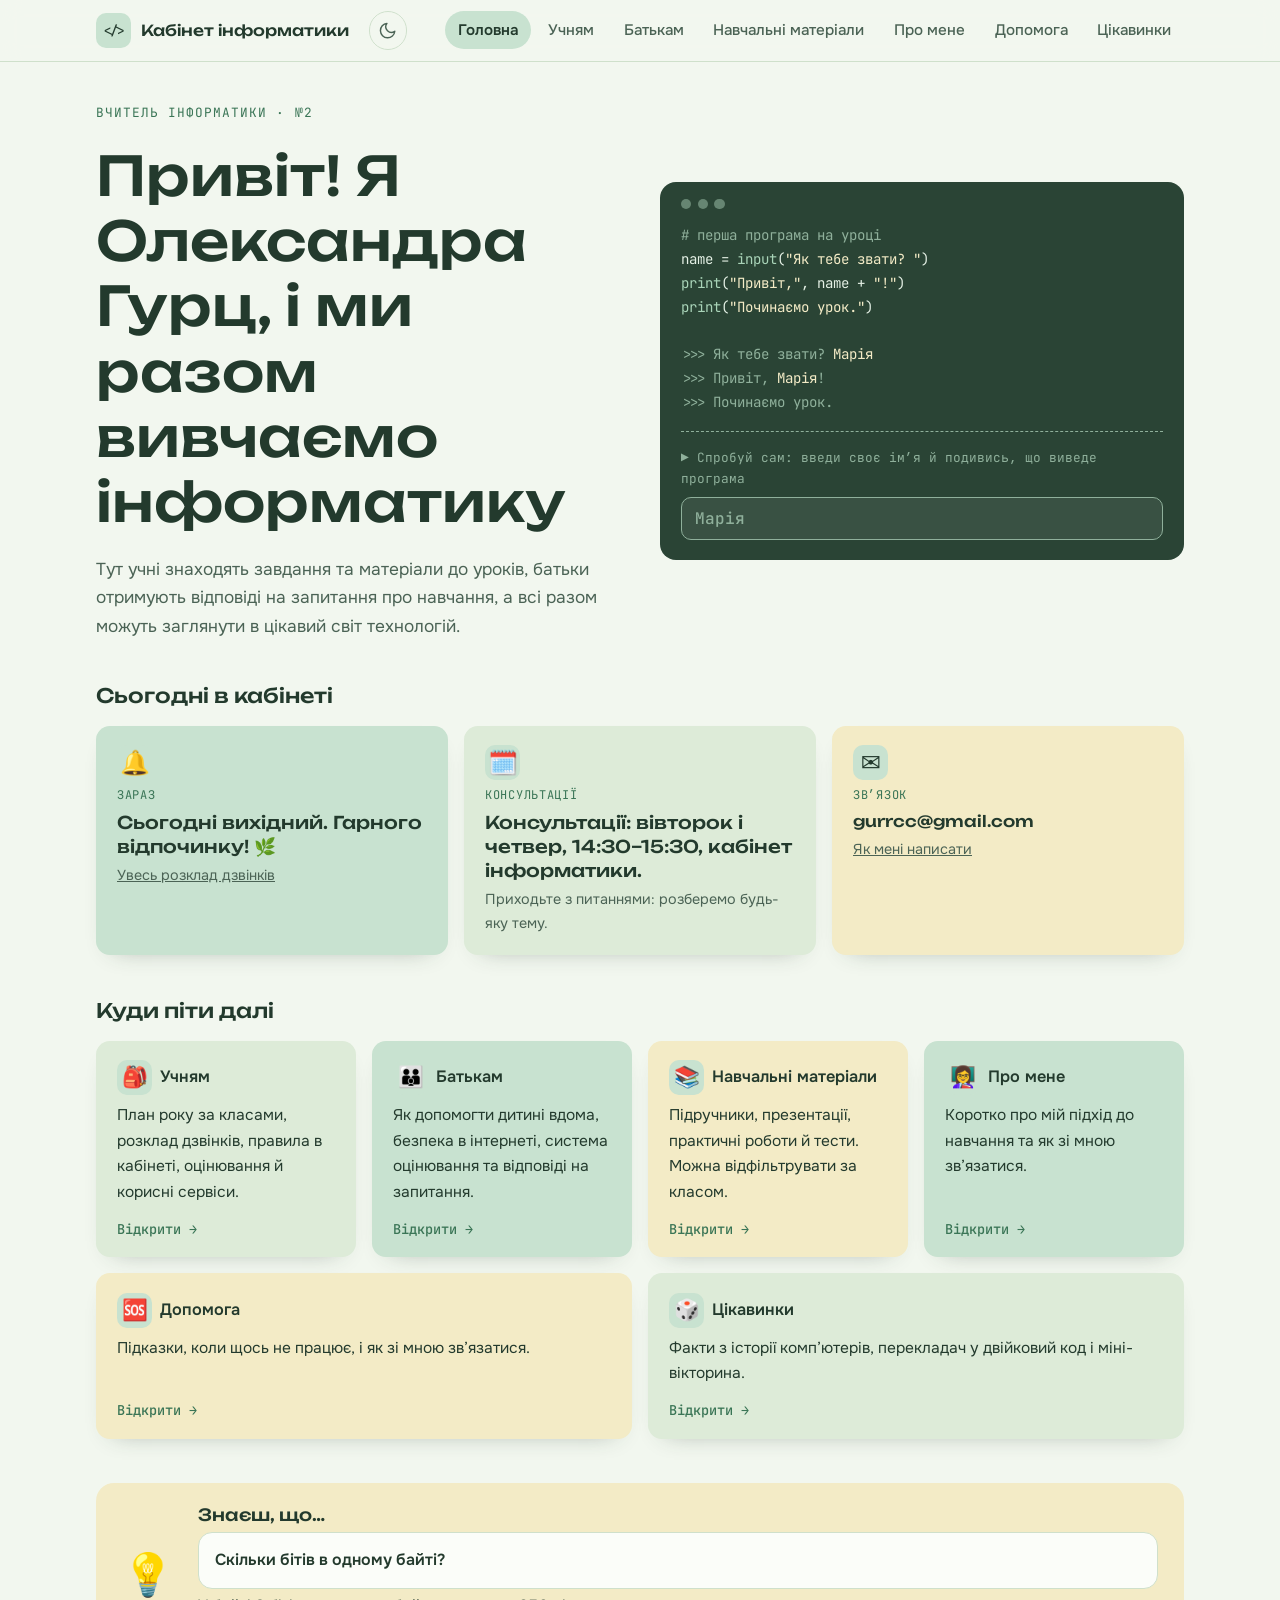
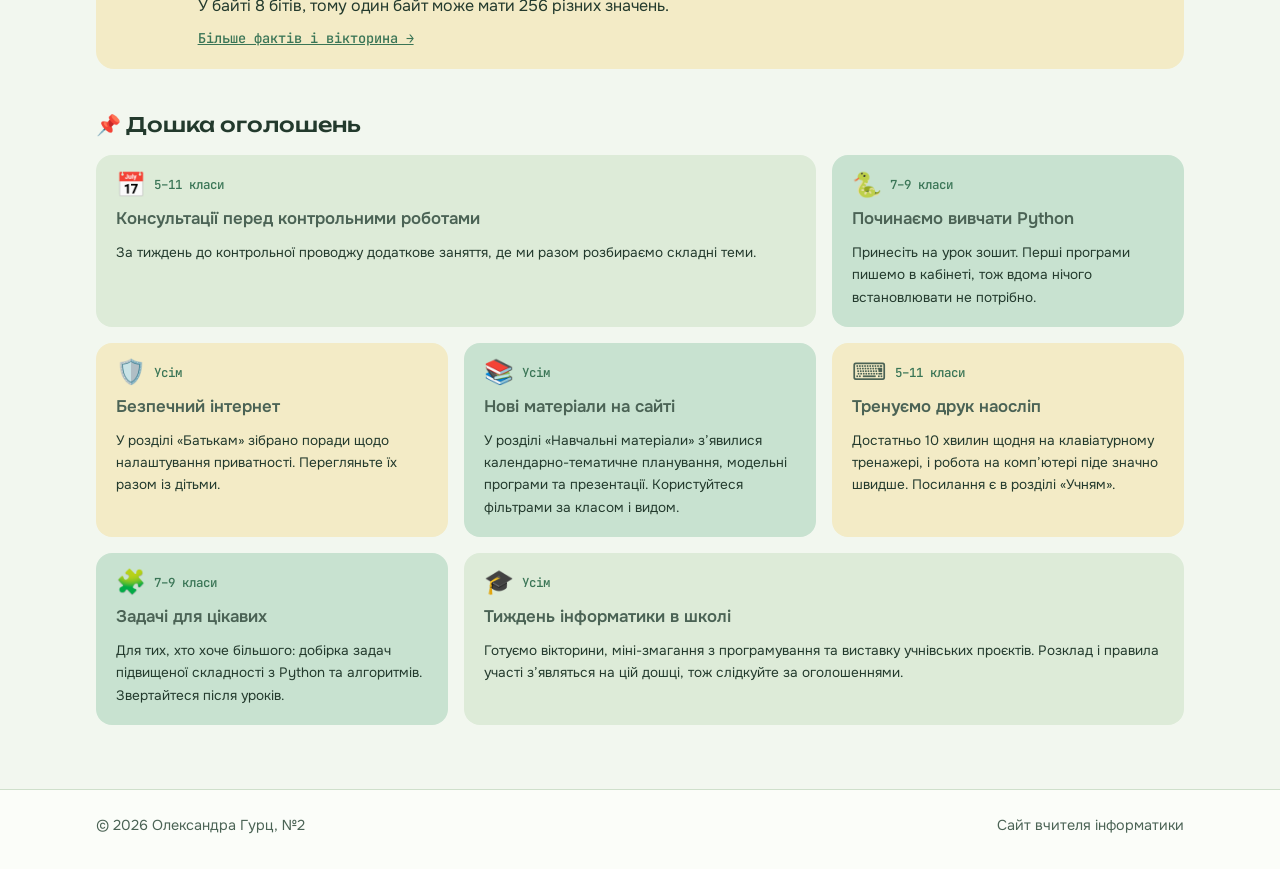
<file: index.html>
<!doctype html>
<html lang="uk">
<head>
  <meta charset="utf-8">
  <meta name="viewport" content="width=device-width, initial-scale=1">
  <title>Кабінет інформатики — Головна</title>
  <link rel="preconnect" href="https://fonts.googleapis.com">
  <link rel="preconnect" href="https://fonts.gstatic.com" crossorigin>
  <link rel="stylesheet" href="https://fonts.googleapis.com/css2?family=Unbounded:wght@500;600&family=Onest:wght@400;500;600&family=JetBrains+Mono:wght@400;500&display=swap">
  <link rel="stylesheet" href="style.css">
  <style>
    /* Стилі лише для головної сторінки; кольори беруться зі змінних теми сайту */
    .demo { display: flex; flex-direction: column; gap: 0.45rem; margin-top: 1rem; padding-top: 0.9rem; border-top: 1px dashed var(--code-dim); }
    .demo label { font-size: 0.8rem; color: var(--code-dim); }
    .code .inp { background: rgba(255, 255, 255, 0.07); color: var(--code-ink); border-color: var(--code-dim); }
    .code .inp::placeholder { color: var(--code-dim); }
    .code .hl { color: var(--code-str); }
    .info { display: grid; gap: 1rem; grid-template-columns: repeat(auto-fit, minmax(min(100%, 250px), 1fr)); }
    .info .card { gap: 0.35rem; }
    .info .ico { font-size: 1.5rem; line-height: 1; }
    .info .lab { font-family: var(--f-mono); font-size: 0.75rem; letter-spacing: 0.06em; text-transform: uppercase; color: var(--accent); }
    .info .big { font-family: var(--f-display); font-size: 1.1rem; font-weight: 500; line-height: 1.35; color: var(--ink); }
    .info .big b { color: var(--accent); }
    .info .small { font-size: 0.9rem; color: var(--ink-2); }
    .qgrid { display: grid; gap: 1rem; grid-template-columns: repeat(12, minmax(0, 1fr)); }
    .qgrid > .qlink { grid-column: span 3; }
    .qgrid > .qlink:nth-child(n+5) { grid-column: span 6; }
    @media (max-width: 960px) { .qgrid > .qlink, .qgrid > .qlink:nth-child(n+5) { grid-column: span 6; } }
    @media (max-width: 560px) { .qgrid > .qlink, .qgrid > .qlink:nth-child(n+5) { grid-column: span 12; } }
    .qlink h4 { display: flex; align-items: center; gap: 0.5rem; }
    .qlink .ico { font-size: 1.3rem; }
    .qlink .go { margin-top: auto; padding-top: 0.4rem; font: 500 0.85rem var(--f-mono); color: var(--accent); }
    .daily { display: grid; gap: 1.5rem; grid-template-columns: auto minmax(0, 1fr); align-items: center; padding: 1.4rem 1.6rem; border-radius: 18px; background: var(--butter); }
    .daily .bulb { font-size: 2.6rem; line-height: 1; }
    .daily h3 { font-size: 1.05rem; margin-bottom: 0.4rem; }
    .daily .q { font-weight: 600; margin-bottom: 0.25rem; }
    .daily .a { color: var(--ink); max-width: 68ch; }
    .daily .more { margin-top: 0.6rem; font: 500 0.85rem var(--f-mono); }
    @media (max-width: 520px) { .daily { grid-template-columns: 1fr; } }
    .board { display: grid; gap: 1rem; grid-template-columns: repeat(auto-fill, minmax(min(100%, 300px), 1fr)); }
    .note { position: relative; display: flex; flex-direction: column; gap: 0.55rem; padding: 1.1rem 1.25rem; border-radius: 16px; transition: transform 0.15s ease; }
    .note:hover { transform: translateY(-2px); }
    .note.pin { grid-column: span 2; box-shadow: inset 0 0 0 2px var(--accent); }
    .note.wide { grid-column: span 2; }
    .note-top { display: flex; flex-wrap: wrap; align-items: center; gap: 0.5rem; }
    .note-ico { font-size: 1.5rem; line-height: 1; }
    .note .tag { font: 500 0.78rem var(--f-mono); color: var(--accent); }
    .note .badge { margin-left: auto; font: 600 0.72rem var(--f-mono); background: var(--surface); color: var(--ink); border-radius: 999px; padding: 0.12rem 0.6rem; }
    .note .badge + .badge { margin-left: 0; }
    .note h4 { margin: 0; font-size: 1.05rem; font-weight: 600; }
    .note p { color: var(--ink); }
    .note-date { margin-top: auto; padding-top: 0.3rem; font: 500 0.8rem var(--f-mono); color: var(--ink-2); }
    @media (max-width: 700px) { .note.pin, .note.wide { grid-column: auto; } }
    @media (prefers-reduced-motion: reduce) { .note { transition: none; } .note:hover { transform: none; } }
  </style>
</head>
<body>
<header class="top">
  <div class="wrap bar">
    <a class="brand" href="index.html"><span class="mark" aria-hidden="true">&lt;/&gt;</span><span>Кабінет інформатики</span></a>
    <button class="theme" id="theme" type="button" aria-label="Змінити тему оформлення"></button>
    <nav class="tabs" id="tabs" aria-label="Розділи сайту">
      <a href="index.html" aria-current="page">Головна</a>
      <a href="students.html">Учням</a>
      <a href="parents.html">Батькам</a>
      <a href="materials.html">Навчальні матеріали</a>
      <a href="about.html">Про мене</a>
      <a href="help.html">Допомога</a>
      <a href="fun.html">Цікавинки</a>
    </nav>
  </div>
</header>

<main class="wrap">
  <section id="home" class="page" aria-labelledby="h-home">
    <div class="hero">
      <div class="stack">
        <span class="eyebrow">Вчитель інформатики · <span data-fill="school"></span></span>
        <h1 id="h-home">Привіт! Я <span data-fill="name"></span>, і ми разом вивчаємо інформатику</h1>
        <p class="lead">Тут учні знаходять завдання та матеріали до уроків, батьки отримують відповіді на запитання про навчання, а всі разом можуть заглянути в цікавий світ технологій.</p>
      </div>
      <div class="code" aria-label="Приклад програми мовою Python">
        <div class="dots" aria-hidden="true"><i></i><i></i><i></i></div>
        <pre><span class="dim"># перша програма на уроці</span>
name = <span class="kw">input</span>(<span class="str">"Як тебе звати? "</span>)
<span class="kw">print</span>(<span class="str">"Привіт,"</span>, name + <span class="str">"!"</span>)
<span class="kw">print</span>(<span class="str">"Починаємо урок."</span>)

<span class="dim">&gt;&gt;&gt; Як тебе звати? </span><span class="hl" id="demoShow">Марія</span>
<span class="dim">&gt;&gt;&gt; Привіт, </span><span class="hl" id="demoHi">Марія</span><span class="dim">!</span>
<span class="dim">&gt;&gt;&gt; Починаємо урок.</span></pre>
        <div class="demo">
          <label for="demoName">▶ Спробуй сам: введи своє ім’я й подивись, що виведе програма</label>
          <input class="inp" id="demoName" type="text" maxlength="20" placeholder="Марія" autocomplete="off">
        </div>
      </div>
    </div>

    <div class="block">
      <h3>Сьогодні в кабінеті</h3>
      <div class="info">
        <div class="card t-mint">
          <span class="ico" aria-hidden="true">🔔</span>
          <span class="lab">Зараз</span>
          <p class="big" id="homeBell" aria-live="polite">Завантаження…</p>
          <a class="small" href="students.html#bells">Увесь розклад дзвінків</a>
        </div>
        <div class="card t-sage">
          <span class="ico" aria-hidden="true">🗓️</span>
          <span class="lab">Консультації</span>
          <p class="big" data-fill="consult"></p>
          <span class="small">Приходьте з питаннями: розберемо будь-яку тему.</span>
        </div>
        <div class="card t-butter">
          <span class="ico" aria-hidden="true">✉️</span>
          <span class="lab">Зв’язок</span>
          <p class="big mono" style="font-size:0.98rem; overflow-wrap:anywhere" data-fill="email"></p>
          <a class="small" href="help.html">Як мені написати</a>
        </div>
      </div>
    </div>

    <div class="block">
      <h3>Куди піти далі</h3>
      <div class="grid qgrid">
        <a class="card qlink t-sage" href="students.html"><h4><span class="ico" aria-hidden="true">🎒</span>Учням</h4><p>План року за класами, розклад дзвінків, правила в кабінеті, оцінювання й корисні сервіси.</p><span class="go">Відкрити →</span></a>
        <a class="card qlink t-mint" href="parents.html"><h4><span class="ico" aria-hidden="true">👪</span>Батькам</h4><p>Як допомогти дитині вдома, безпека в інтернеті, система оцінювання та відповіді на запитання.</p><span class="go">Відкрити →</span></a>
        <a class="card qlink t-butter" href="materials.html"><h4><span class="ico" aria-hidden="true">📚</span>Навчальні матеріали</h4><p>Підручники, презентації, практичні роботи й тести. Можна відфільтрувати за класом.</p><span class="go">Відкрити →</span></a>
        <a class="card qlink t-mint" href="about.html"><h4><span class="ico" aria-hidden="true">👩‍🏫</span>Про мене</h4><p>Коротко про мій підхід до навчання та як зі мною зв’язатися.</p><span class="go">Відкрити →</span></a>
        <a class="card qlink t-butter" href="help.html"><h4><span class="ico" aria-hidden="true">🆘</span>Допомога</h4><p>Підказки, коли щось не працює, і як зі мною зв’язатися.</p><span class="go">Відкрити →</span></a>
        <a class="card qlink t-sage" href="fun.html"><h4><span class="ico" aria-hidden="true">🎲</span>Цікавинки</h4><p>Факти з історії комп’ютерів, перекладач у двійковий код і міні-вікторина.</p><span class="go">Відкрити →</span></a>
      </div>
    </div>

    <div class="daily" id="daily" hidden>
      <span class="bulb" aria-hidden="true">💡</span>
      <div>
        <h3>Знаєш, що…</h3>
        <p class="q" id="dailyQ"></p>
        <p class="a" id="dailyA"></p>
        <p class="more"><a href="fun.html">Більше фактів і вікторина →</a></p>
      </div>
    </div>

    <div class="block">
      <h3>📌 Дошка оголошень</h3>
      <div class="board" id="news"></div>
    </div>
  </section>
</main>

<footer>
  <div class="wrap">
    <span>© <span id="year"></span> <span data-fill="name"></span>, <span data-fill="school"></span></span>
    <span>Сайт вчителя інформатики</span>
  </div>
</footer>

<script src="script.js"></script>
<script>
(function () {
  /* 1. Інтерактивна демо-програма в блоці з кодом */
  const inp = document.getElementById('demoName');
  const show = document.getElementById('demoShow');
  const hi = document.getElementById('demoHi');
  if (inp && show && hi) {
    inp.addEventListener('input', () => {
      const v = inp.value.trim() || 'Марія';
      show.textContent = v;
      hi.textContent = v;
    });
  }

  /* 2. Що зараз: урок чи перерва. Час уроків змінюйте тут (і так само в students.html). */
  const LESSONS = [
    ['08:30', '09:15'], ['09:25', '10:10'], ['10:30', '11:15'], ['11:35', '12:20'],
    ['12:30', '13:15'], ['13:25', '14:10'], ['14:20', '15:05']
  ];
  const toMin = t => { const [h, m] = t.split(':').map(Number); return h * 60 + m; };
  const bell = document.getElementById('homeBell');
  function tick() {
    if (!bell) return;
    const now = new Date(), day = now.getDay(), m = now.getHours() * 60 + now.getMinutes();
    if (day === 0 || day === 6) { bell.innerHTML = 'Сьогодні вихідний. Гарного відпочинку! 🌿'; return; }
    if (m < toMin(LESSONS[0][0])) { bell.innerHTML = `Перший урок о <b>${LESSONS[0][0]}</b>`; return; }
    for (let i = 0; i < LESSONS.length; i++) {
      const s = toMin(LESSONS[i][0]), e = toMin(LESSONS[i][1]);
      if (m >= s && m < e) { bell.innerHTML = `Іде <b>${i + 1} урок</b>, до дзвінка <b>${e - m} хв</b>`; return; }
      if (i < LESSONS.length - 1 && m >= e && m < toMin(LESSONS[i + 1][0])) {
        bell.innerHTML = `Перерва. <b>${i + 2} урок</b> через <b>${toMin(LESSONS[i + 1][0]) - m} хв</b>`; return;
      }
    }
    bell.innerHTML = 'Уроки закінчилися. Не забудь про домашнє завдання! 📚';
  }
  tick();
  setInterval(tick, 30000);

  /* 3. Факт дня: щодня інший, береться з вікторини */
  if (typeof FACTS !== 'undefined' && FACTS.length) {
    const f = FACTS[Math.floor(Date.now() / 86400000) % FACTS.length];
    document.getElementById('dailyQ').textContent = f.q;
    document.getElementById('dailyA').textContent = f.w;
    document.getElementById('daily').hidden = false;
  }
})();
</script>
</body>
</html>
</file>
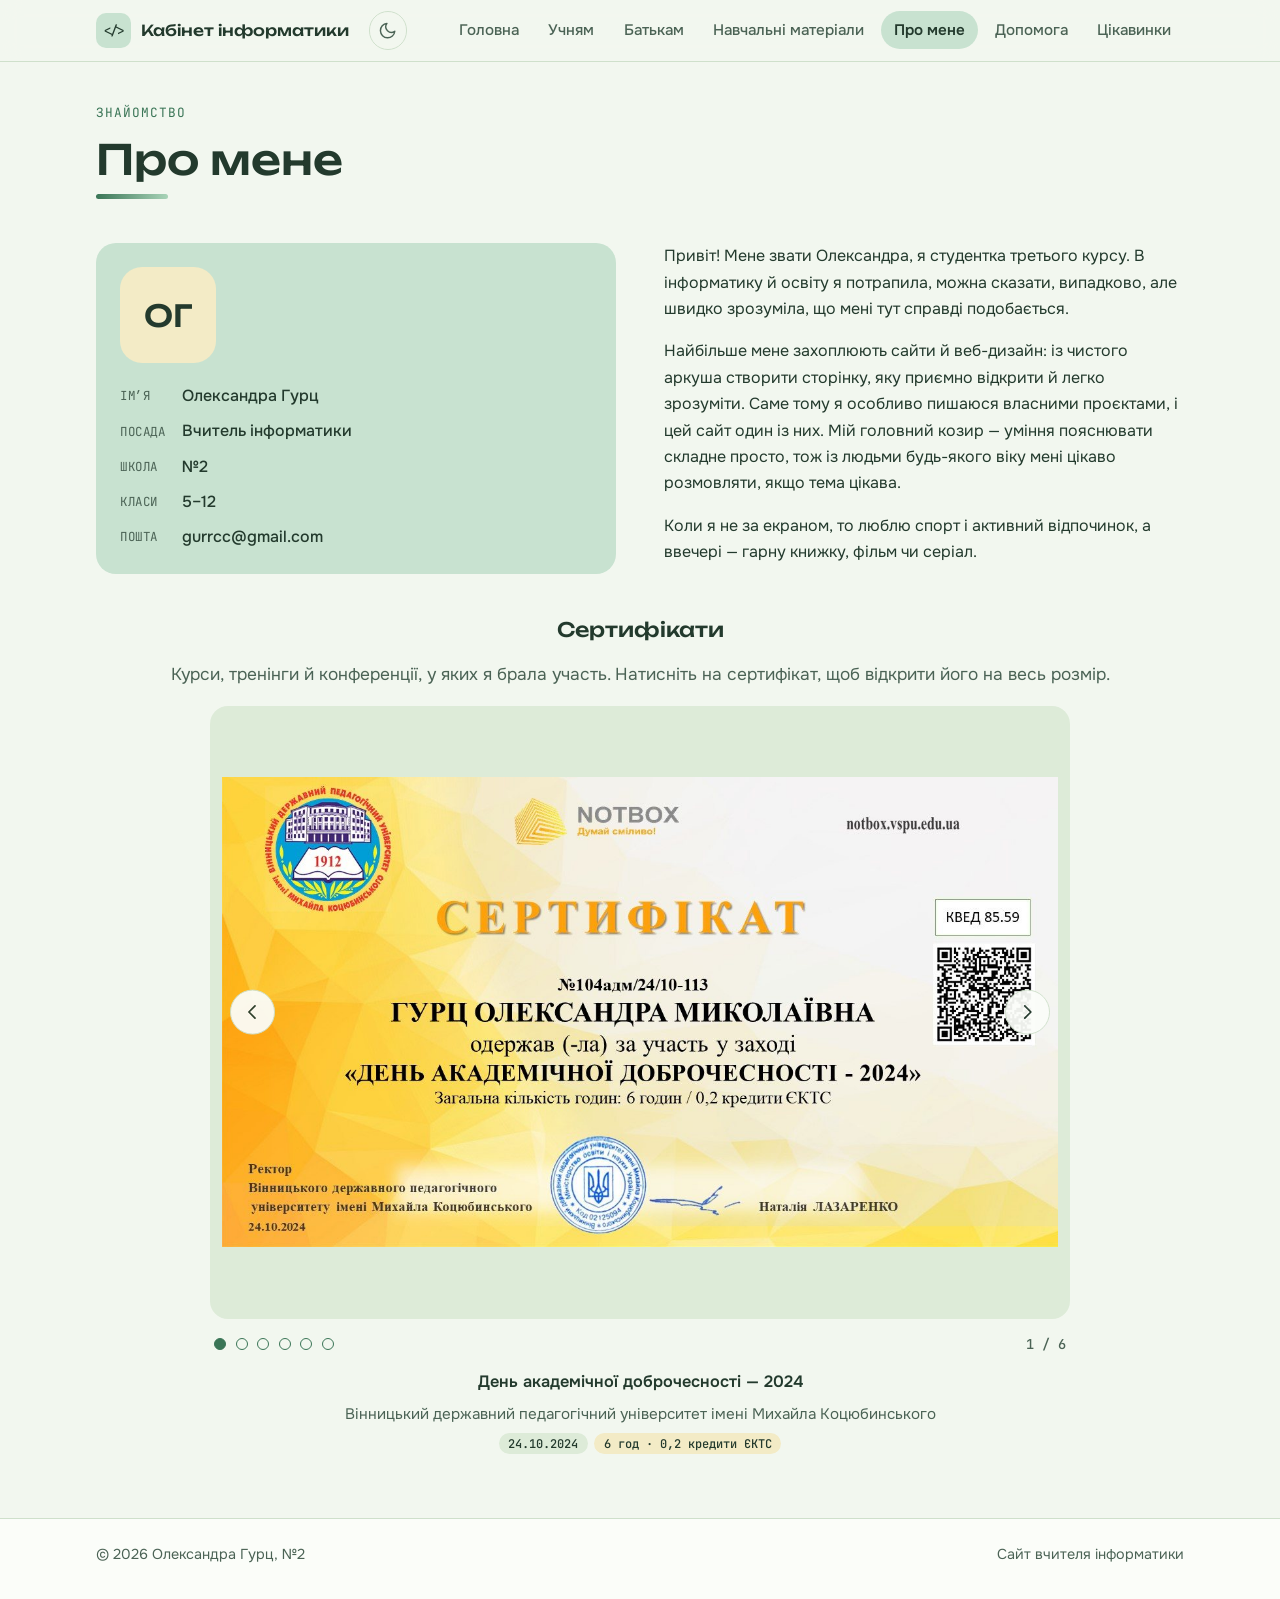
<file: about.html>
<!doctype html>
<html lang="uk">
<head>
  <meta charset="utf-8">
  <meta name="viewport" content="width=device-width, initial-scale=1">
  <title>Про мене — Кабінет інформатики</title>
  <link rel="preconnect" href="https://fonts.googleapis.com">
  <link rel="preconnect" href="https://fonts.gstatic.com" crossorigin>
  <link rel="stylesheet" href="https://fonts.googleapis.com/css2?family=Unbounded:wght@500;600&family=Onest:wght@400;500;600&family=JetBrains+Mono:wght@400;500&display=swap">
  <link rel="stylesheet" href="style.css">
</head>
<body>
<header class="top">
  <div class="wrap bar">
    <a class="brand" href="index.html"><span class="mark" aria-hidden="true">&lt;/&gt;</span><span>Кабінет інформатики</span></a>
    <button class="theme" id="theme" type="button" aria-label="Змінити тему оформлення"></button>
    <nav class="tabs" id="tabs" aria-label="Розділи сайту">
      <a href="index.html">Головна</a>
      <a href="students.html">Учням</a>
      <a href="parents.html">Батькам</a>
      <a href="materials.html">Навчальні матеріали</a>
      <a href="about.html" aria-current="page">Про мене</a>
      <a href="help.html">Допомога</a>
      <a href="fun.html">Цікавинки</a>
    </nav>
  </div>
</header>

<main class="wrap">
  <section id="about" class="page" aria-labelledby="h-about">
    <div class="head">
      <span class="eyebrow">Знайомство</span>
      <h2 id="h-about">Про мене</h2>
    </div>
    <div class="about">
      <aside class="mono-card">
        <div class="initials" id="initials" aria-hidden="true"></div>
        <dl class="facts">
          <dt>Ім’я</dt><dd data-fill="name"></dd>
          <dt>Посада</dt><dd>Вчитель інформатики</dd>
          <dt>Школа</dt><dd data-fill="school"></dd>
          <dt>Класи</dt><dd>5–12</dd>
          <dt>Пошта</dt><dd data-fill="email"></dd>
        </dl>
      </aside>
      <div class="prose">
        <p>Привіт! Мене звати Олександра, я студентка третього курсу. В інформатику й освіту я потрапила, можна сказати, випадково, але швидко зрозуміла, що мені тут справді подобається.</p>
        <p>Найбільше мене захоплюють сайти й веб-дизайн: із чистого аркуша створити сторінку, яку приємно відкрити й легко зрозуміти. Саме тому я особливо пишаюся власними проєктами, і цей сайт один із них. Мій головний козир — уміння пояснювати складне просто, тож із людьми будь-якого віку мені цікаво розмовляти, якщо тема цікава.</p>
        <p>Коли я не за екраном, то люблю спорт і активний відпочинок, а ввечері — гарну книжку, фільм чи серіал.</p>
      </div>
    </div>

    <div class="block certs-block">
      <h3 id="h-certs">Сертифікати</h3>
      <p class="lead">Курси, тренінги й конференції, у яких я брала участь. Натисніть на сертифікат, щоб відкрити його на весь розмір.</p>
      <div class="certs" id="certs" role="region" aria-roledescription="карусель" aria-labelledby="h-certs">
        <div class="cslides">
          <figure class="cslide">
            <a href="sr/cert-1.jpg" target="_blank" rel="noopener" title="Відкрити на весь розмір"><img src="sr/cert-1.jpg" width="1280" height="720" alt="Сертифікат: День академічної доброчесності — 2024"></a>
            <figcaption><h4>День академічної доброчесності — 2024</h4><p>Вінницький державний педагогічний університет імені Михайла Коцюбинського</p><div class="cmeta"><span class="pill">24.10.2024</span><span class="pill alt">6 год · 0,2 кредити ЄКТС</span></div></figcaption>
          </figure>
          <figure class="cslide">
            <a href="sr/cert-2.jpg" target="_blank" rel="noopener" title="Відкрити на весь розмір"><img src="sr/cert-2.jpg" width="1600" height="1130" alt="Сертифікат: Управління якістю освіти в школі" loading="lazy"></a>
            <figcaption><h4>Управління якістю освіти в школі</h4><p>Prometheus, онлайн-курс Державної служби якості освіти України</p><div class="cmeta"><span class="pill">20.11.2024</span><span class="pill alt">30 год · 1 кредит ЄКТС</span></div></figcaption>
          </figure>
          <figure class="cslide">
            <a href="sr/cert-3.jpg" target="_blank" rel="noopener" title="Відкрити на весь розмір"><img src="sr/cert-3.jpg" width="1600" height="1130" alt="Сертифікат: Впровадження інновацій в школах" loading="lazy"></a>
            <figcaption><h4>Впровадження інновацій в школах</h4><p>Prometheus, онлайн-курс</p><div class="cmeta"><span class="pill">22.11.2024</span><span class="pill alt">60 год · 2 кредити ЄКТС</span></div></figcaption>
          </figure>
          <figure class="cslide">
            <a href="sr/cert-4.jpg" target="_blank" rel="noopener" title="Відкрити на весь розмір"><img src="sr/cert-4.jpg" width="1600" height="1136" alt="Сертифікат: Освіта в долоні: Google for Education на мобільному пристрої як інструмент цифрової трансформації" loading="lazy"></a>
            <figcaption><h4>Освіта в долоні: Google for Education на мобільному пристрої як інструмент цифрової трансформації</h4><p>Академія цифрового розвитку, тренінг</p><div class="cmeta"><span class="pill">02.06.2025</span><span class="pill alt">2 академічні години · 0,07 кредиту ECTS</span></div></figcaption>
          </figure>
          <figure class="cslide">
            <a href="sr/cert-5.jpg" target="_blank" rel="noopener" title="Відкрити на весь розмір"><img src="sr/cert-5.jpg" width="1600" height="1128" alt="Сертифікат: XV Міжнародна науково-практична конференція «Current Trends in the Development of Existing Research and Theories»" loading="lazy"></a>
            <figcaption><h4>XV Міжнародна науково-практична конференція «Current Trends in the Development of Existing Research and Theories»</h4><p>International Science Group, Ліон, Франція</p><div class="cmeta"><span class="pill">09–12.12.2025</span><span class="pill alt">24 год · 0,8 кредиту ECTS</span></div></figcaption>
          </figure>
          <figure class="cslide">
            <a href="sr/cert-6.jpg" target="_blank" rel="noopener" title="Відкрити на весь розмір"><img src="sr/cert-6.jpg" width="1600" height="1132" alt="Сертифікат: І Всеукраїнська студентська науково-практична конференція «Освіта в умовах цифрової трансформації: сучасний стан та перспективи розвитку»" loading="lazy"></a>
            <figcaption><h4>І Всеукраїнська студентська науково-практична конференція «Освіта в умовах цифрової трансформації: сучасний стан та перспективи розвитку»</h4><p>Кам’янець-Подільський державний інститут</p><div class="cmeta"><span class="pill">26.02.2026</span><span class="pill alt">Участь у конференції</span></div></figcaption>
          </figure>
        </div>
      </div>
    </div>
  </section>
</main>

<footer>
  <div class="wrap">
    <span>© <span id="year"></span> <span data-fill="name"></span>, <span data-fill="school"></span></span>
    <span>Сайт вчителя інформатики</span>
  </div>
</footer>

<script src="script.js"></script>
</body>
</html>
</file>
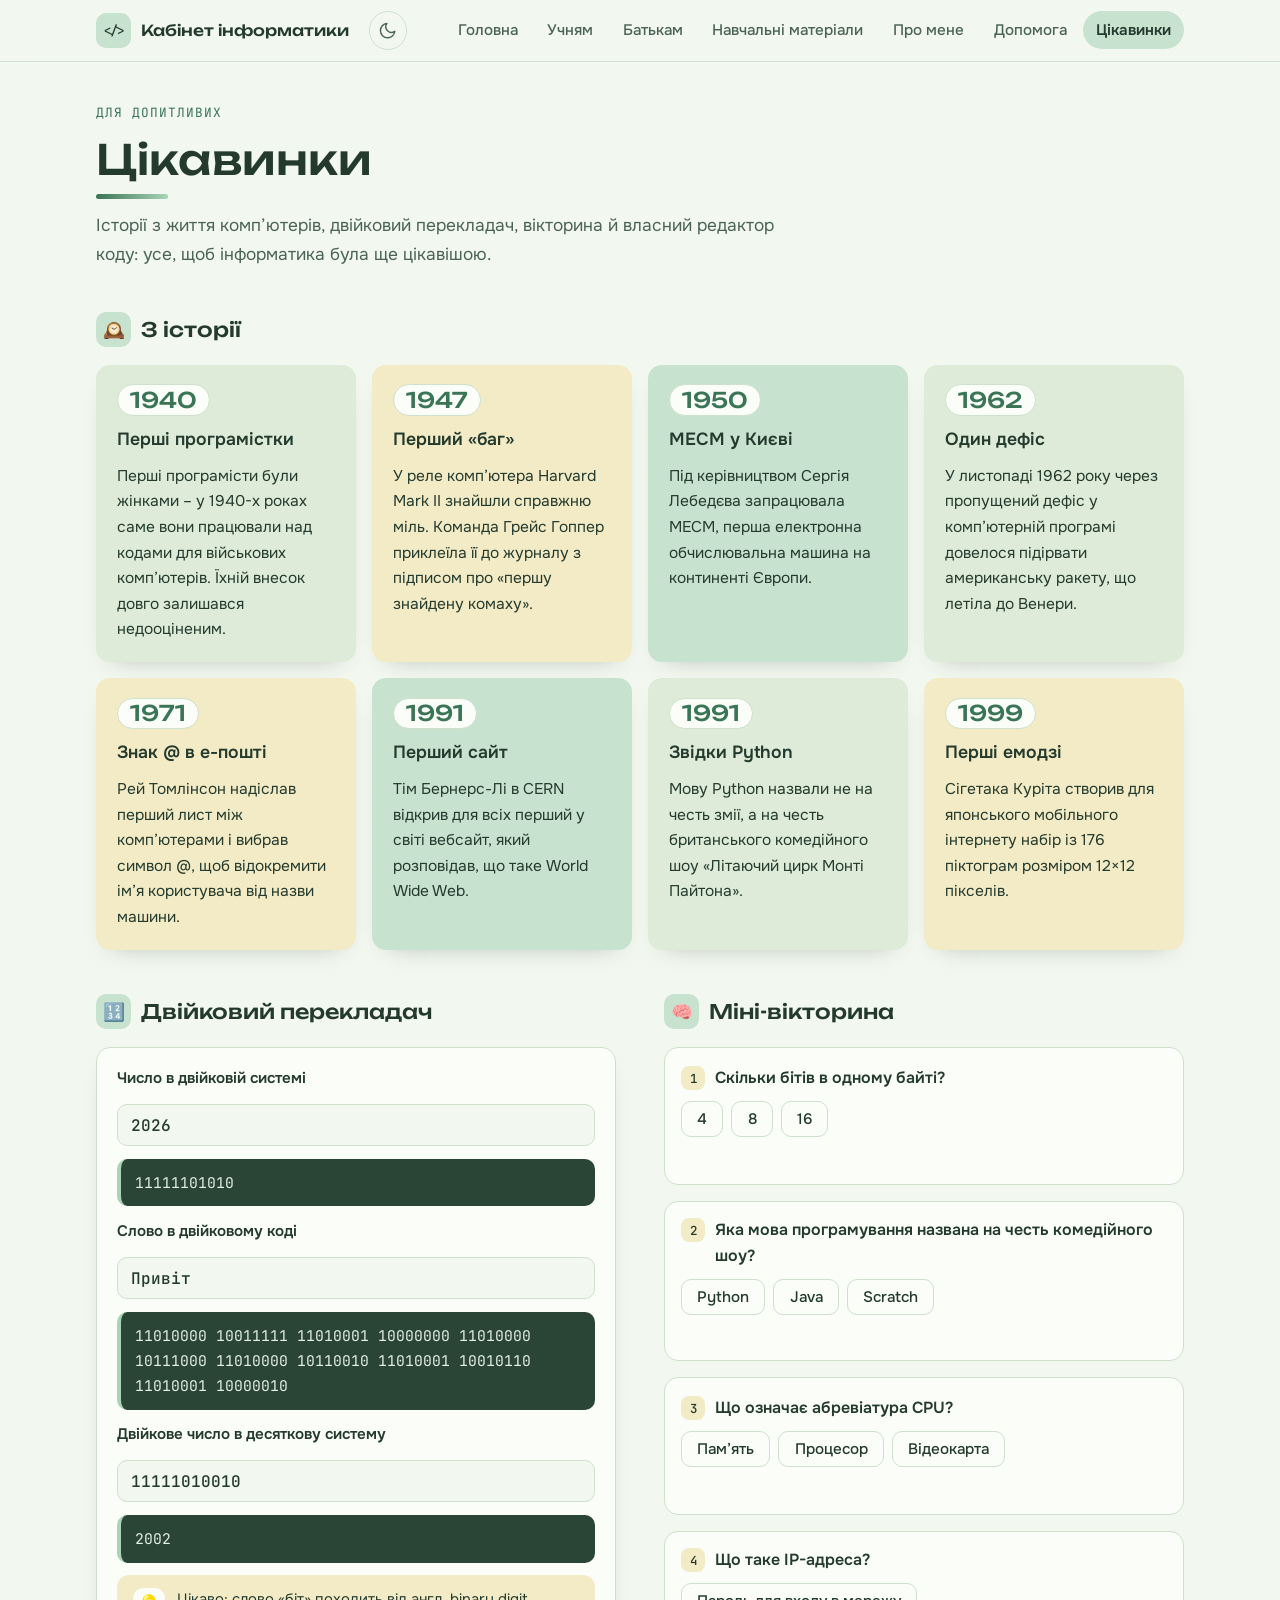
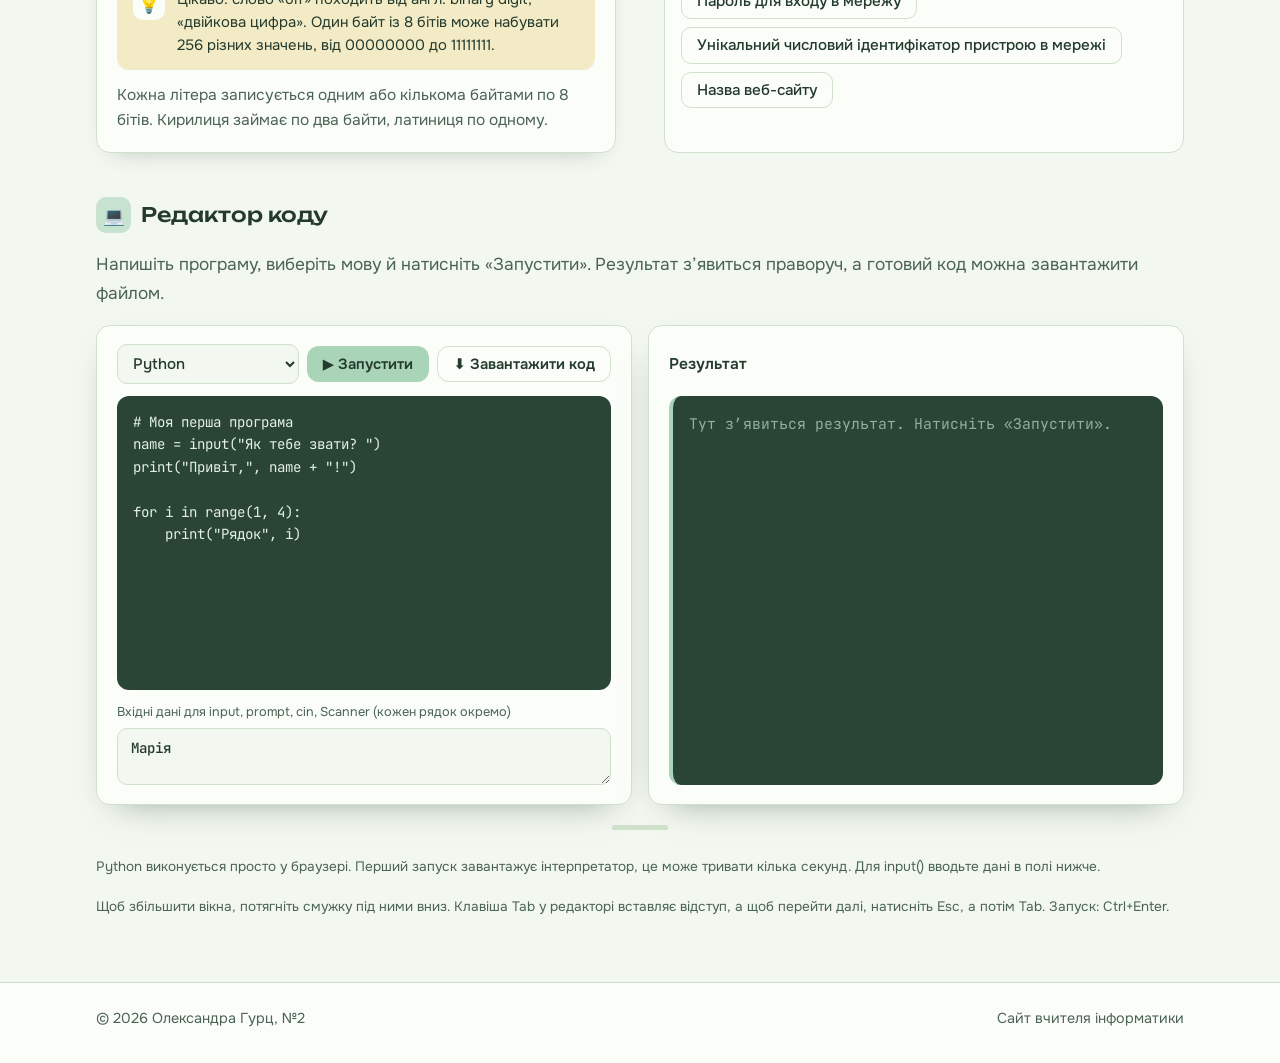
<file: fun.html>
<!doctype html>
<html lang="uk">
<head>
  <meta charset="utf-8">
  <meta name="viewport" content="width=device-width, initial-scale=1">
  <title>Цікавинки — Кабінет інформатики</title>
  <link rel="preconnect" href="https://fonts.googleapis.com">
  <link rel="preconnect" href="https://fonts.gstatic.com" crossorigin>
  <link rel="stylesheet" href="https://fonts.googleapis.com/css2?family=Unbounded:wght@500;600&family=Onest:wght@400;500;600&family=JetBrains+Mono:wght@400;500&display=swap">
  <link rel="stylesheet" href="style.css">
  <style>
    /* Редактор коду: стилі лише для цієї сторінки, кольори беруться зі змінних теми */
    .sr { position: absolute; width: 1px; height: 1px; overflow: hidden; clip: rect(0 0 0 0); white-space: nowrap; }
    .play { display: grid; gap: 1rem; grid-template-columns: repeat(2, minmax(0, 1fr)); grid-auto-rows: var(--play-h, 30rem); }
    .play-grip { height: 1.4rem; margin-top: -0.4rem; display: grid; place-items: center; cursor: ns-resize; touch-action: none; border-radius: 8px; }
    .play-grip::before { content: ""; width: 3.5rem; height: 0.3rem; border-radius: 999px; background: var(--line); }
    .play-grip:hover::before, .play-grip:focus-visible::before { background: var(--accent); }
    @media (max-width: 800px) { .play { grid-template-columns: minmax(0, 1fr); } }
    .play-pane { gap: 0.75rem; min-height: 0; }
    .play-bar { display: flex; flex-wrap: wrap; align-items: center; gap: 0.5rem; min-height: 2.5rem; }
    .play-bar .btn { padding: 0.5rem 0.95rem; font-size: 0.92rem; }
    .play-title { font: 600 0.97rem var(--f-body); }
    .play-status { margin-left: auto; font: 500 0.8rem var(--f-mono); color: var(--ink-2); }
    .sel { flex: 1 1 9rem; min-width: 0; font: 500 0.95rem var(--f-body); color: var(--ink); background: var(--bg); border: 1px solid var(--line); border-radius: 10px; padding: 0.5rem 0.7rem; cursor: pointer; }
    .editor { flex: 1 1 auto; width: 100%; min-height: 0; resize: none; font: 400 0.88rem/1.6 var(--f-mono); tab-size: 4; white-space: pre; overflow: auto; background: var(--code-bg); color: var(--code-ink); border: 0; border-radius: 12px; padding: 0.9rem 1rem; }
    .play-in { display: flex; flex-direction: column; gap: 0.3rem; }
    .play-in label { font-size: 0.8rem; color: var(--ink-2); }
    .play-in .inp { resize: vertical; font-size: 0.88rem; }
    .play-out { flex: 1 1 auto; margin: 0; min-height: 0; white-space: pre-wrap; overflow: auto; border-radius: 12px; padding: 0.9rem 1rem; }
    .play-out .err { color: #F2A38F; }
    .play-out .dim { color: var(--code-dim); }
    .play-frame { flex: 1 1 auto; width: 100%; min-height: 0; border: 0; border-radius: 12px; background: #fff; }
    .editor:focus-visible, .sel:focus-visible, .play-in .inp:focus-visible { outline: 3px solid var(--accent); outline-offset: 2px; }
  </style>
</head>
<body>
<header class="top">
  <div class="wrap bar">
    <a class="brand" href="index.html"><span class="mark" aria-hidden="true">&lt;/&gt;</span><span>Кабінет інформатики</span></a>
    <button class="theme" id="theme" type="button" aria-label="Змінити тему оформлення"></button>
    <nav class="tabs" id="tabs" aria-label="Розділи сайту">
      <a href="index.html">Головна</a>
      <a href="students.html">Учням</a>
      <a href="parents.html">Батькам</a>
      <a href="materials.html">Навчальні матеріали</a>
      <a href="about.html">Про мене</a>
      <a href="help.html">Допомога</a>
      <a href="fun.html" aria-current="page">Цікавинки</a>
    </nav>
  </div>
</header>

<main class="wrap">
  <section id="fun" class="page" aria-labelledby="h-fun">
    <div class="head">
      <span class="eyebrow">Для допитливих</span>
      <h2 id="h-fun">Цікавинки</h2>
      <p class="lead">Історії з життя комп’ютерів, двійковий перекладач, вікторина й власний редактор коду: усе, щоб інформатика була ще цікавішою.</p>
    </div>

    <div class="block">
      <h3><span class="ico" aria-hidden="true">🕰️</span>З історії</h3>
      <div class="grid">
        <div class="card fact t-sage"><span class="yr">1940</span><h4>Перші програмістки</h4><p>Перші програмісти були жінками – у 1940-х роках саме вони працювали над кодами для військових комп’ютерів. Їхній внесок довго залишався недооціненим.</p></div>
        <div class="card fact t-butter"><span class="yr">1947</span><h4>Перший «баг»</h4><p>У реле комп’ютера Harvard Mark II знайшли справжню міль. Команда Грейс Гоппер приклеїла її до журналу з підписом про «першу знайдену комаху».</p></div>
        <div class="card fact t-mint"><span class="yr">1950</span><h4>МЕСМ у Києві</h4><p>Під керівництвом Сергія Лебедєва запрацювала МЕСМ, перша електронна обчислювальна машина на континенті Європи.</p></div>
        <div class="card fact t-sage"><span class="yr">1962</span><h4>Один дефіс</h4><p>У листопаді 1962 року через пропущений дефіс у комп’ютерній програмі довелося підірвати американську ракету, що летіла до Венери.</p></div>
        <div class="card fact t-butter"><span class="yr">1971</span><h4>Знак @ в е-пошті</h4><p>Рей Томлінсон надіслав перший лист між комп’ютерами і вибрав символ @, щоб відокремити ім’я користувача від назви машини.</p></div>
        <div class="card fact t-mint"><span class="yr">1991</span><h4>Перший сайт</h4><p>Тім Бернерс-Лі в CERN відкрив для всіх перший у світі вебсайт, який розповідав, що таке World Wide Web.</p></div>
        <div class="card fact t-sage"><span class="yr">1991</span><h4>Звідки Python</h4><p>Мову Python назвали не на честь змії, а на честь британського комедійного шоу «Літаючий цирк Монті Пайтона».</p></div>
        <div class="card fact t-butter"><span class="yr">1999</span><h4>Перші емодзі</h4><p>Сігетака Куріта створив для японського мобільного інтернету набір із 176 піктограм розміром 12×12 пікселів.</p></div>
      </div>
    </div>

    <div class="split">
      <div class="col block">
        <h3><span class="ico" aria-hidden="true">🔢</span>Двійковий перекладач</h3>
        <div class="card tool-box">
          <label for="num">Число в двійковій системі</label>
          <input class="inp" id="num" type="text" inputmode="numeric" value="2026" autocomplete="off">
          <div class="out" id="numOut" aria-live="polite"></div>
          <label for="txt">Слово в двійковому коді</label>
          <input class="inp" id="txt" type="text" value="Привіт" autocomplete="off">
          <div class="out" id="txtOut" aria-live="polite"></div>
          <label for="bin">Двійкове число в десяткову систему</label>
          <input class="inp" id="bin" type="text" inputmode="numeric" value="11111010010" autocomplete="off">
          <div class="out" id="binOut" aria-live="polite"></div>
          <div class="funfact"><span class="ico" aria-hidden="true">💡</span><span>Цікаво: слово «біт» походить від англ. binary digit, «двійкова цифра». Один байт із 8 бітів може набувати 256 різних значень, від 00000000 до 11111111.</span></div>
          <p class="note">Кожна літера записується одним або кількома байтами по 8 бітів. Кирилиця займає по два байти, латиниця по одному.</p>
        </div>
      </div>
      <div class="col block">
        <h3><span class="ico" aria-hidden="true">🧠</span>Міні-вікторина</h3>
        <div class="quiz" id="quiz"></div>
        <p class="score" id="score" aria-live="polite"></p>
      </div>
    </div>

    <div class="block" id="play">
      <h3><span class="ico" aria-hidden="true">💻</span>Редактор коду</h3>
      <p class="lead">Напишіть програму, виберіть мову й натисніть «Запустити». Результат з’явиться праворуч, а готовий код можна завантажити файлом.</p>
      <div class="play" id="playBox">
        <div class="card play-pane">
          <div class="play-bar">
            <label class="sr" for="lang">Мова програмування</label>
            <select class="sel" id="lang"></select>
            <button class="btn fill" id="run" type="button">▶ Запустити</button>
            <button class="btn line" id="dl" type="button">⬇ Завантажити код</button>
          </div>
          <label class="sr" for="code">Код програми</label>
          <textarea class="editor" id="code" spellcheck="false" autocomplete="off" autocapitalize="off" wrap="off"></textarea>
          <div class="play-in" id="stdinBox">
            <label for="stdin">Вхідні дані для input, prompt, cin, Scanner (кожен рядок окремо)</label>
            <textarea class="inp" id="stdin" rows="2" spellcheck="false" autocomplete="off"></textarea>
          </div>
        </div>
        <div class="card play-pane">
          <div class="play-bar">
            <span class="play-title">Результат</span>
            <span class="play-status" id="status" aria-live="polite"></span>
          </div>
          <pre class="out play-out" id="result" aria-live="polite"></pre>
          <iframe class="play-frame" id="preview" title="Результат: веб-сторінка" sandbox="allow-scripts" hidden></iframe>
        </div>
      </div>
      <div class="play-grip" id="grip" role="separator" aria-orientation="horizontal" aria-label="Висота вікон: потягніть вниз або натискайте стрілки вгору й вниз" title="Потягніть вниз, щоб збільшити вікна" tabindex="0"></div>
      <p class="note" id="playNote"></p>
      <p class="note">Щоб збільшити вікна, потягніть смужку під ними вниз. Клавіша Tab у редакторі вставляє відступ, а щоб перейти далі, натисніть Esc, а потім Tab. Запуск: Ctrl+Enter.</p>
    </div>
  </section>
</main>

<footer>
  <div class="wrap">
    <span>© <span id="year"></span> <span data-fill="name"></span>, <span data-fill="school"></span></span>
    <span>Сайт вчителя інформатики</span>
  </div>
</footer>

<script src="script.js"></script>
<script>
(function () {
  const sel = document.getElementById('lang');
  if (!sel) return;
  const byId = id => document.getElementById(id);
  const codeEl = byId('code'), stdinEl = byId('stdin'), stdinBox = byId('stdinBox');
  const runBtn = byId('run'), dlBtn = byId('dl'), resEl = byId('result');
  const frame = byId('preview'), statusEl = byId('status'), noteEl = byId('playNote');

  /* Сервіс, який виконує Java, C++, C#, C, TypeScript, PHP і Go. Якщо матимете власний сервер Judge0, змініть адресу тут. */
  const JUDGE0 = 'https://ce.judge0.com';

  const NOTE_REMOTE = 'Цю мову виконує безкоштовний онлайн-сервіс Judge0, тому потрібен інтернет, а під час великого навантаження запуск може бути повільним. Кирилиця у виводі може відображатися некоректно.';

  /* 10 мов: назва, ім’я файла для завантаження, спосіб запуску, стартовий код */
  const LANGS = [
    { id: 'py', name: 'Python', file: 'main.py', kind: 'py', stdin: 'Марія',
      note: 'Python виконується просто у браузері. Перший запуск завантажує інтерпретатор, це може тривати кілька секунд. Для input() вводьте дані в полі нижче.',
      code: `# Моя перша програма
name = input("Як тебе звати? ")
print("Привіт,", name + "!")

for i in range(1, 4):
    print("Рядок", i)
` },
    { id: 'js', name: 'JavaScript', file: 'script.js', kind: 'js', stdin: 'Марія',
      note: 'JavaScript виконується просто у браузері. Для введення даних використовуйте prompt(), а виводити можна через console.log().',
      code: `// Моя перша програма
const name = prompt("Як тебе звати?");
console.log("Привіт, " + name + "!");

for (let i = 1; i <= 3; i++) {
  console.log("Рядок " + i);
}
` },
    { id: 'html', name: 'HTML + CSS', file: 'index.html', kind: 'html',
      note: 'Сторінку видно праворуч одразу після натискання «Запустити». Стилі пишіть у тегу style, а скрипти в тегу script.',
      code: `<!DOCTYPE html>
<html lang="uk">
<head>
  <meta charset="utf-8">
  <title>Моя сторінка</title>
  <style>
    body { font-family: sans-serif; background: #f2f7ef; text-align: center; padding: 2rem; }
    h1 { color: #3a7556; }
  </style>
</head>
<body>
  <h1>Привіт, світе!</h1>
  <p>Це моя перша веб-сторінка.</p>
</body>
</html>
` },
    { id: 'java', name: 'Java', file: 'Main.java', kind: 'remote', j0: 91,
      note: NOTE_REMOTE + ' Головний клас має називатися Main.',
      code: `public class Main {
    public static void main(String[] args) {
        System.out.println("Hello, world!");
        int sum = 0;
        for (int i = 1; i <= 5; i++) {
            sum += i;
        }
        System.out.println("Sum 1..5 = " + sum);
    }
}
` },
    { id: 'cpp', name: 'C++', file: 'main.cpp', kind: 'remote', j0: 105, note: NOTE_REMOTE,
      code: `#include <iostream>
using namespace std;

int main() {
    cout << "Hello, world!" << endl;
    int sum = 0;
    for (int i = 1; i <= 5; i++) sum += i;
    cout << "Sum 1..5 = " << sum << endl;
    return 0;
}
` },
    { id: 'cs', name: 'C#', file: 'Program.cs', kind: 'remote', j0: 51, note: NOTE_REMOTE,
      code: `using System;

class Program {
    static void Main() {
        Console.WriteLine("Hello, world!");
        int sum = 0;
        for (int i = 1; i <= 5; i++) sum += i;
        Console.WriteLine("Sum 1..5 = " + sum);
    }
}
` },
    { id: 'c', name: 'C', file: 'main.c', kind: 'remote', j0: 103, note: NOTE_REMOTE,
      code: `#include <stdio.h>

int main() {
    printf("Hello, world!\\n");
    int sum = 0;
    for (int i = 1; i <= 5; i++) sum += i;
    printf("Sum 1..5 = %d\\n", sum);
    return 0;
}
` },
    { id: 'ts', name: 'TypeScript', file: 'script.ts', kind: 'remote', j0: 101, note: NOTE_REMOTE,
      code: `function sum(n: number): number {
  let s = 0;
  for (let i = 1; i <= n; i++) s += i;
  return s;
}

console.log("Hello, world!");
console.log("Sum 1..5 = " + sum(5));
` },
    { id: 'php', name: 'PHP', file: 'index.php', kind: 'remote', j0: 98, note: NOTE_REMOTE,
      code: `<?php
echo "Hello, world!\\n";
$sum = 0;
for ($i = 1; $i <= 5; $i++) {
    $sum += $i;
}
echo "Sum 1..5 = " . $sum . "\\n";
` },
    { id: 'go', name: 'Go', file: 'main.go', kind: 'remote', j0: 107, note: NOTE_REMOTE,
      code: `package main

import "fmt"

func main() {
    fmt.Println("Hello, world!")
    sum := 0
    for i := 1; i <= 5; i++ {
        sum += i
    }
    fmt.Println("Sum 1..5 =", sum)
}
` }
  ];

  /* Фонові потоки: JavaScript і Python запускаються окремо, щоб нескінченний цикл не «підвісив» сторінку */
  function jsWorkerMain() {
    const st = self.setTimeout, ct = self.clearTimeout;
    const act = new Set();
    let lines = [], pos = 0;
    const send = (kind, text) => self.postMessage({ t: 'out', kind: kind, text: text });
    const fmt = args => args.map(v => {
      if (typeof v === 'string') return v;
      if (v instanceof Error) return v.name + ': ' + v.message;
      try { return typeof v === 'object' && v !== null ? JSON.stringify(v) : String(v); } catch (_) { return String(v); }
    }).join(' ');
    const report = err => send('e', (err && err.name ? err.name + ': ' : '') + (err && err.message ? err.message : String(err)) + '\n');
    const check = () => st(() => { if (act.size === 0) self.postMessage({ t: 'done' }); }, 0);
    self.console = {
      log: (...a) => send('o', fmt(a) + '\n'), info: (...a) => send('o', fmt(a) + '\n'), debug: (...a) => send('o', fmt(a) + '\n'),
      warn: (...a) => send('e', fmt(a) + '\n'), error: (...a) => send('e', fmt(a) + '\n')
    };
    self.prompt = () => (pos < lines.length ? lines[pos++] : null);
    self.alert = m => send('o', String(m) + '\n');
    self.setTimeout = (fn, ms, ...args) => {
      const id = st(() => { act.delete(id); try { if (typeof fn === 'function') fn(...args); } catch (err) { report(err); } check(); }, ms);
      act.add(id);
      return id;
    };
    self.clearTimeout = id => { act.delete(id); ct(id); };
    self.onunhandledrejection = ev => { report(ev.reason); };
    self.onmessage = e => {
      lines = String(e.data.input || '').split(/\r?\n/);
      if (lines.length && lines[lines.length - 1] === '') lines.pop();
      pos = 0;
      try { (0, eval)(e.data.code); } catch (err) { report(err); }
      check();
    };
  }

  function pyWorkerMain() {
    let py = null;
    const send = (kind, text) => self.postMessage({ t: 'out', kind: kind, text: text });
    self.onmessage = async e => {
      const lines = String(e.data.input || '').split(/\r?\n/);
      if (lines.length && lines[lines.length - 1] === '') lines.pop();
      let pos = 0;
      try {
        if (!py) {
          self.postMessage({ t: 'status', text: 'Завантажую Python…' });
          importScripts('https://cdn.jsdelivr.net/pyodide/v0.26.4/full/pyodide.js');
          py = await loadPyodide();
        }
        py.setStdin({ stdin: () => (pos < lines.length ? lines[pos++] : undefined) });
        py.setStdout({ batched: s => send('o', s + '\n') });
        py.setStderr({ batched: s => send('e', s + '\n') });
        self.postMessage({ t: 'started' });
        const g = py.runPython("{'__name__': '__main__'}");
        try { await py.runPythonAsync(e.data.code, { globals: g }); } finally { g.destroy(); }
      } catch (err) {
        let m = String(err && err.message ? err.message : err);
        if (!py) {
          m = 'Не вдалося завантажити Python. Потрібне підключення до інтернету.';
        } else {
          m = m.replace(/^PythonError: /, '');
          const k = m.search(/\n *File "<exec>"/);
          if (k >= 0) m = 'Traceback (most recent call last):' + m.slice(k);
        }
        send('e', m.trim() + '\n');
      }
      self.postMessage({ t: 'done' });
    };
  }

  const workerSrc = fn => '(' + fn.toString() + ')()';
  let pyWorker = null;
  let busy = false, hadErr = false;
  const state = {};
  LANGS.forEach(l => { state[l.id] = { code: l.code, stdin: l.stdin || '' }; });
  let curId = LANGS[0].id;
  const cur = () => LANGS.find(l => l.id === curId);
  sel.innerHTML = LANGS.map(l => '<option value="' + l.id + '">' + l.name + '</option>').join('');

  function print(text, cls) {
    const s = document.createElement('span');
    if (cls) s.className = cls;
    if (cls === 'err') hadErr = true;
    s.textContent = text;
    resEl.append(s);
    resEl.scrollTop = resEl.scrollHeight;
  }
  function resetOutput() {
    hadErr = false;
    resEl.textContent = '';
    print('Тут з’явиться результат. Натисніть «Запустити».', 'dim');
    hadErr = false;
    frame.hidden = true;
    frame.removeAttribute('srcdoc');
    resEl.hidden = false;
    statusEl.textContent = '';
  }
  function save() { state[curId] = { code: codeEl.value, stdin: stdinEl.value }; }
  function load() {
    const l = cur();
    codeEl.value = state[l.id].code;
    stdinEl.value = state[l.id].stdin;
    stdinBox.hidden = l.kind === 'html';
    noteEl.textContent = l.note;
    resetOutput();
  }

  /* Запуск JavaScript або Python у фоновому потоці */
  function runLocal(kind, src, input) {
    return new Promise(resolve => {
      let w = kind === 'py' ? pyWorker : null;
      if (!w) {
        w = new Worker(URL.createObjectURL(new Blob([workerSrc(kind === 'py' ? pyWorkerMain : jsWorkerMain)], { type: 'text/javascript' })));
        if (kind === 'py') pyWorker = w;
      }
      let timer = null, finished = false;
      const finish = msg => {
        if (finished) return;
        finished = true;
        clearTimeout(timer);
        w.onmessage = null;
        w.onerror = null;
        if (msg) print(msg, 'err');
        if (kind !== 'py' || msg) {
          w.terminate();
          if (kind === 'py') pyWorker = null;
        }
        resolve();
      };
      const arm = ms => {
        clearTimeout(timer);
        timer = setTimeout(() => finish('\nЧас виконання вийшов (' + ms / 1000 + ' с). Перевірте, чи немає нескінченного циклу.\n'), ms);
      };
      w.onmessage = e => {
        const d = e.data;
        if (d.t === 'out') print(d.text, d.kind === 'e' ? 'err' : '');
        else if (d.t === 'status') statusEl.textContent = d.text;
        else if (d.t === 'started') { statusEl.textContent = 'Виконується…'; arm(10000); }
        else if (d.t === 'done') finish();
      };
      w.onerror = ev => finish('Помилка: ' + (ev.message || 'не вдалося запустити код') + '\n');
      if (kind === 'js') arm(5000);
      w.postMessage({ code: src, input: input });
    });
  }

  /* Запуск мов, яких браузер сам не виконує, через онлайн-сервіс Judge0 */
  const b64e = s => { let bin = ''; new TextEncoder().encode(s).forEach(c => { bin += String.fromCharCode(c); }); return btoa(bin); };
  const b64d = s => (s ? new TextDecoder().decode(Uint8Array.from(atob(String(s).replace(/\s/g, '')), c => c.charCodeAt(0))) : '');
  const sleep = ms => new Promise(r => setTimeout(r, ms));
  const STATUS = { 3: 'Готово', 5: 'Перевищено ліміт часу', 6: 'Помилка компіляції', 13: 'Збій сервісу', 14: 'Помилка запуску' };

  async function runRemote(lang, src, input) {
    const base = JUDGE0 + '/submissions';
    const r = await fetch(base + '?base64_encoded=true&wait=false', {
      method: 'POST',
      headers: { 'Content-Type': 'application/json' },
      body: JSON.stringify({ source_code: b64e(src), language_id: lang.j0, stdin: b64e(input || '') })
    });
    if (r.status === 429) throw new Error('Сервіс запуску зараз перевантажений. Спробуйте ще раз за хвилину.');
    if (!r.ok) throw new Error('Сервіс запуску відповів помилкою (' + r.status + '). Спробуйте пізніше.');
    const token = (await r.json()).token;
    let d = null;
    for (let i = 0; i < 25; i++) {
      await sleep(i < 3 ? 700 : 1200);
      const g = await fetch(base + '/' + token + '?base64_encoded=true&fields=stdout,stderr,compile_output,message,status,time');
      if (!g.ok) throw new Error('Не вдалося отримати результат (' + g.status + ').');
      d = await g.json();
      if (d.status && d.status.id > 2) break;
      d = null;
    }
    if (!d) throw new Error('Сервіс запуску не встиг відповісти. Спробуйте ще раз.');
    const out = b64d(d.stdout), err = b64d(d.stderr), comp = b64d(d.compile_output), msg = b64d(d.message);
    if (comp) print(comp.endsWith('\n') ? comp : comp + '\n', 'err');
    if (out) print(out);
    if (err) print(err.endsWith('\n') ? err : err + '\n', 'err');
    if (msg) print(msg + '\n', 'err');
    const id = d.status.id;
    const label = STATUS[id] || (id >= 7 && id <= 12 ? 'Помилка виконання' : d.status.description);
    if (id !== 3) hadErr = true;
    return label + (d.time ? ' · ' + d.time + ' с' : '');
  }

  async function run() {
    if (busy) return;
    busy = true;
    runBtn.disabled = true;
    sel.disabled = true;
    save();
    const l = cur();
    resEl.textContent = '';
    hadErr = false;
    try {
      if (l.kind === 'html') {
        resEl.hidden = true;
        frame.hidden = false;
        frame.srcdoc = codeEl.value;
        statusEl.textContent = 'Готово';
      } else {
        frame.hidden = true;
        resEl.hidden = false;
        statusEl.textContent = 'Виконується…';
        const label = l.kind === 'remote' ? await runRemote(l, codeEl.value, stdinEl.value) : await runLocal(l.kind, codeEl.value, stdinEl.value);
        if (!resEl.textContent) print('(програма нічого не вивела)', 'dim');
        statusEl.textContent = label || (hadErr ? 'Завершено з помилкою' : 'Готово');
      }
    } catch (e) {
      const net = e instanceof TypeError;
      print(net ? 'Не вдалося зв’язатися із сервісом запуску коду. Перевірте інтернет і спробуйте ще раз.\n' : (e.message || String(e)) + '\n', 'err');
      statusEl.textContent = 'Помилка';
    }
    busy = false;
    runBtn.disabled = false;
    sel.disabled = false;
  }

  /* Завантаження коду файлом */
  function download() {
    const l = cur();
    let name = l.file;
    if (l.id === 'java') {
      const m = /public\s+(?:final\s+)?class\s+(\w+)/.exec(codeEl.value);
      if (m) name = m[1] + '.java';
    }
    const url = URL.createObjectURL(new Blob([codeEl.value], { type: 'text/plain;charset=utf-8' }));
    const a = document.createElement('a');
    a.href = url;
    a.download = name;
    document.body.append(a);
    a.click();
    a.remove();
    setTimeout(() => URL.revokeObjectURL(url), 1000);
  }

  /* Tab вставляє відступ, Esc + Tab виходить із поля, Ctrl+Enter запускає */
  let escaped = false;
  codeEl.addEventListener('keydown', e => {
    if (e.key === 'Escape') { escaped = true; return; }
    if (e.key === 'Tab' && !e.shiftKey && !escaped) {
      e.preventDefault();
      codeEl.setRangeText('    ', codeEl.selectionStart, codeEl.selectionEnd, 'end');
    } else if (e.key !== 'Tab') {
      escaped = false;
    }
    if (e.key === 'Enter' && (e.ctrlKey || e.metaKey)) { e.preventDefault(); run(); }
  });
  codeEl.addEventListener('blur', () => { escaped = false; });

  /* Зміна висоти обох вікон: тягнемо смужку під ними або тиснемо стрілки */
  const grip = byId('grip'), box = byId('playBox');
  if (grip && box) {
    let dragging = false, startY = 0, startH = 0;
    const setH = px => box.style.setProperty('--play-h', Math.max(256, Math.min(px, 2400)) + 'px');
    const curH = () => box.firstElementChild.getBoundingClientRect().height;
    grip.addEventListener('pointerdown', e => {
      dragging = true;
      startY = e.clientY;
      startH = curH();
      grip.setPointerCapture(e.pointerId);
      e.preventDefault();
    });
    grip.addEventListener('pointermove', e => { if (dragging) setH(startH + e.clientY - startY); });
    const stop = () => { dragging = false; };
    grip.addEventListener('pointerup', stop);
    grip.addEventListener('pointercancel', stop);
    grip.addEventListener('keydown', e => {
      if (e.key === 'ArrowDown') { e.preventDefault(); setH(curH() + 40); }
      if (e.key === 'ArrowUp') { e.preventDefault(); setH(curH() - 40); }
    });
  }

  sel.addEventListener('change', () => { save(); curId = sel.value; load(); });
  runBtn.addEventListener('click', run);
  dlBtn.addEventListener('click', download);
  load();
})();
</script>
</body>
</html>
</file>
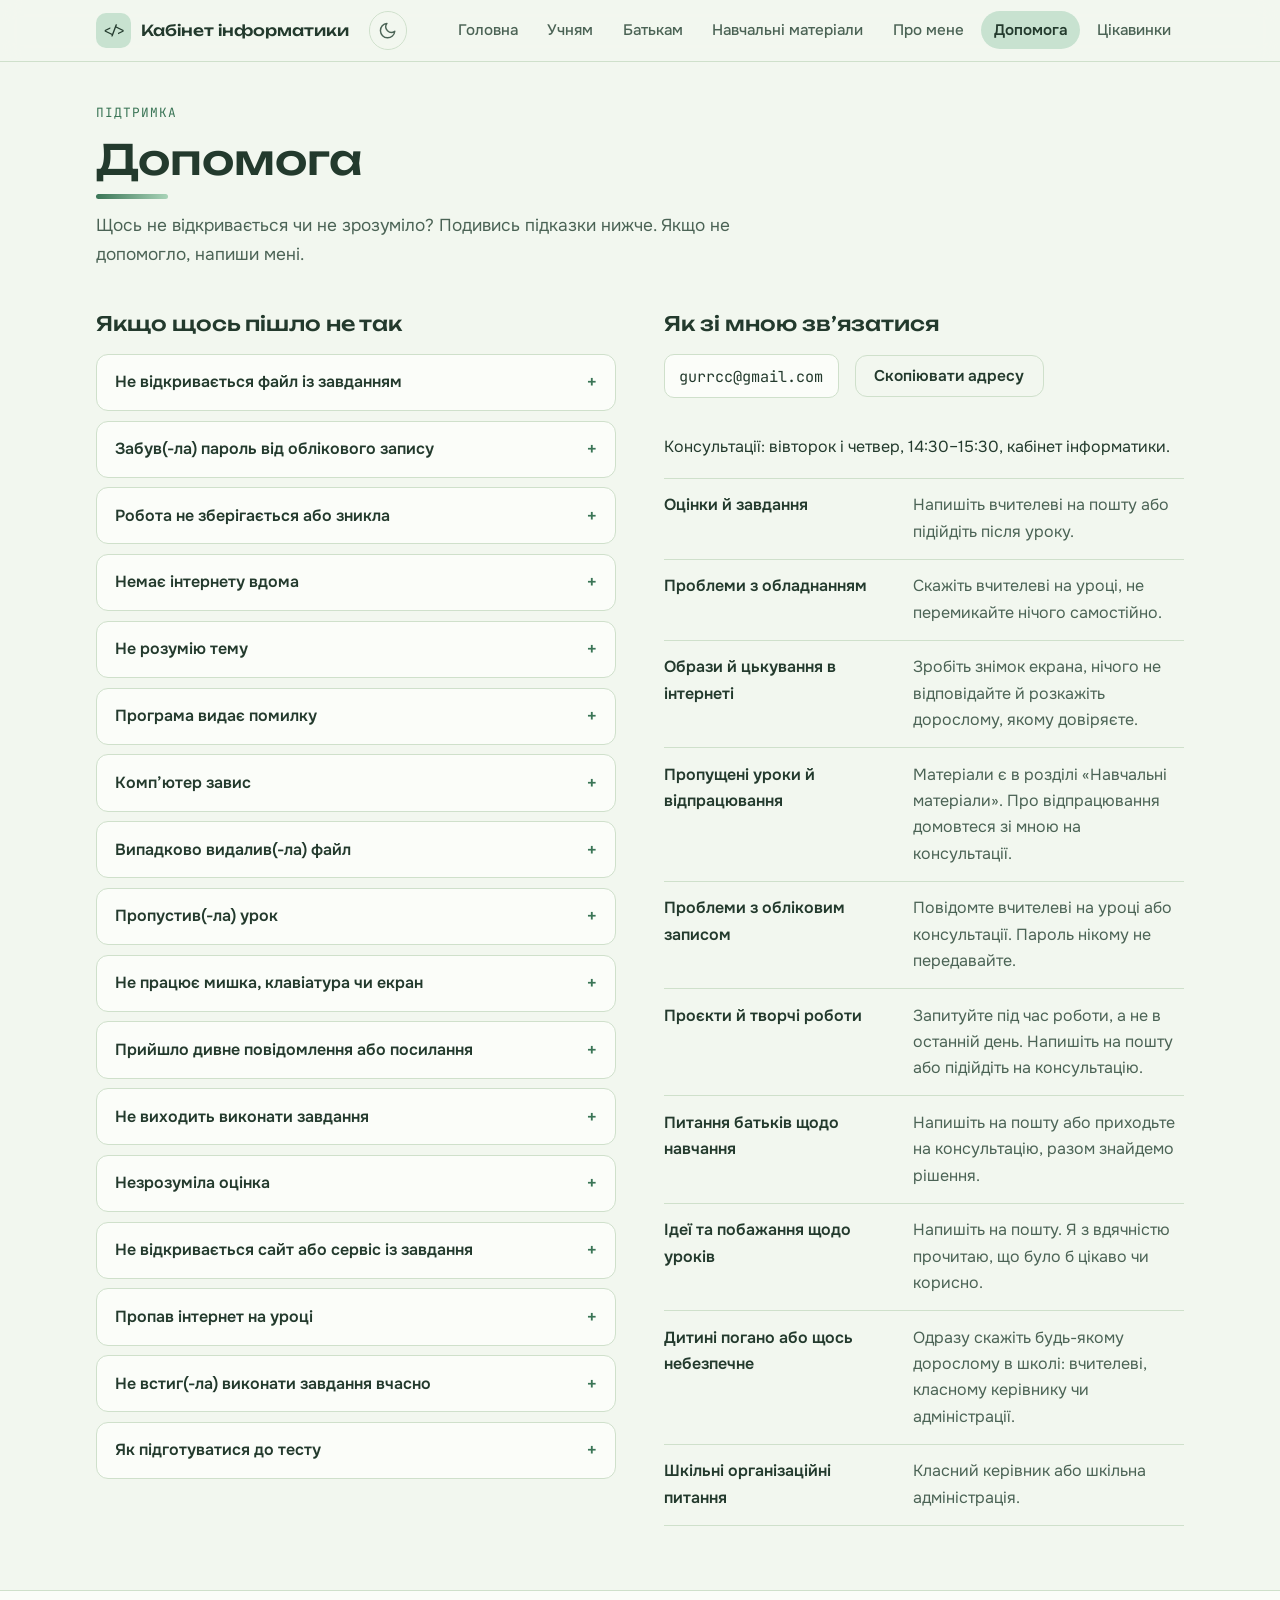
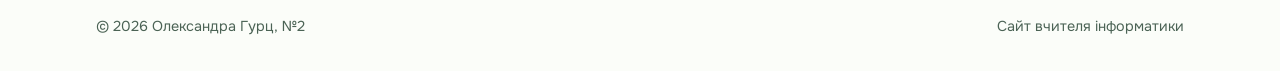
<file: help.html>
<!doctype html>
<html lang="uk">
<head>
  <meta charset="utf-8">
  <meta name="viewport" content="width=device-width, initial-scale=1">
  <title>Допомога — Кабінет інформатики</title>
  <link rel="preconnect" href="https://fonts.googleapis.com">
  <link rel="preconnect" href="https://fonts.gstatic.com" crossorigin>
  <link rel="stylesheet" href="https://fonts.googleapis.com/css2?family=Unbounded:wght@500;600&family=Onest:wght@400;500;600&family=JetBrains+Mono:wght@400;500&display=swap">
  <link rel="stylesheet" href="style.css">
</head>
<body>
<header class="top">
  <div class="wrap bar">
    <a class="brand" href="index.html"><span class="mark" aria-hidden="true">&lt;/&gt;</span><span>Кабінет інформатики</span></a>
    <button class="theme" id="theme" type="button" aria-label="Змінити тему оформлення"></button>
    <nav class="tabs" id="tabs" aria-label="Розділи сайту">
      <a href="index.html">Головна</a>
      <a href="students.html">Учням</a>
      <a href="parents.html">Батькам</a>
      <a href="materials.html">Навчальні матеріали</a>
      <a href="about.html">Про мене</a>
      <a href="help.html" aria-current="page">Допомога</a>
      <a href="fun.html">Цікавинки</a>
    </nav>
  </div>
</header>

<main class="wrap">
  <section id="help" class="page" aria-labelledby="h-help">
    <div class="head">
      <span class="eyebrow">Підтримка</span>
      <h2 id="h-help">Допомога</h2>
      <p class="lead">Щось не відкривається чи не зрозуміло? Подивись підказки нижче. Якщо не допомогло, напиши мені.</p>
    </div>

    <div class="split">
      <div class="col block">
        <h3>Якщо щось пішло не так</h3>
        <div>
          <details><summary>Не відкривається файл із завданням</summary><div class="ans">Перевірте розширення файлу (після крапки в назві). Презентації відкриваються програмою для презентацій, таблиці — табличним редактором. Якщо програми немає, спробуйте відкрити файл на іншому пристрої або напишіть мені.</div></details>
          <details><summary>Забув(-ла) пароль від облікового запису</summary><div class="ans">Не вгадуйте його кілька разів поспіль. Повідомте мені на уроці або на консультації, і я допоможу відновити доступ. Ніколи не передавайте пароль іншим учням.</div></details>
          <details><summary>Робота не зберігається або зникла</summary><div class="ans">Збережіть файл через «Зберегти як» у знайомій папці та запам’ятайте її назву. Під час роботи зберігайте файл частіше, наприклад, кожні кілька хвилин.</div></details>
          <details><summary>Немає інтернету вдома</summary><div class="ans">Матеріали можна переглянути на уроці або на консультації. Скажіть мені про це заздалегідь, і ми домовимося про інший формат завдання.</div></details>
          <details><summary>Не розумію тему</summary><div class="ans">Це нормально. Перегляньте презентацію з теми ще раз, випишіть, що саме незрозуміло, і прийдіть із конкретним запитанням. Так я зможу допомогти швидше.</div></details>
          <details><summary>Програма видає помилку</summary><div class="ans">Не лякайся: помилка підказує, де шукати. Уважно прочитай її текст, зазвичай там вказано рядок, у якому щось не так. Якщо не виходить розібратися, зроби знімок екрана й покажи вчителеві.</div></details>
          <details><summary>Комп’ютер завис</summary><div class="ans">Зачекай хвилину, іноді він просто думає. Якщо не допомогло, скажи вчителеві. Не вимикай комп’ютер кнопкою самостійно, бо можна втратити незбережену роботу.</div></details>
          <details><summary>Випадково видалив(-ла) файл</summary><div class="ans">Перевір кошик на комп’ютері, файл часто лежить там. Якщо його немає, одразу скажи вчителеві й не продовжуй працювати над цією папкою.</div></details>
          <details><summary>Пропустив(-ла) урок</summary><div class="ans">Тему й завдання знайдеш у розділі «Навчальні матеріали». Практичну роботу можна виконати на наступному уроці або на консультації. Напиши мені, якщо потрібна допомога.</div></details>
          <details><summary>Не працює мишка, клавіатура чи екран</summary><div class="ans">Перевір, чи вставлені проводи, але нічого не перемикай і не відкручуй. Скажи вчителеві, і він пересадить тебе або допоможе все налагодити.</div></details>
          <details><summary>Прийшло дивне повідомлення або посилання</summary><div class="ans">Не переходь за посиланням, нічого не завантажуй і не відповідай. Зроби знімок екрана й покажи вчителеві або дорослому, якому довіряєш. Так ти захистиш себе й комп’ютер.</div></details>
          <details><summary>Не виходить виконати завдання</summary><div class="ans">Спробуй розбити його на дрібні кроки й виконати по одному. Випиши, на якому кроці зупинився(-лась), і прийди з конкретним запитанням. Готової відповіді я не даю, але допоможу знайти шлях.</div></details>
          <details><summary>Незрозуміла оцінка</summary><div class="ans">Підійди після уроку або напиши мені на пошту. Ми разом подивимося, за що виставлена оцінка й що можна покращити.</div></details>
          <details><summary>Не відкривається сайт або сервіс із завдання</summary><div class="ans">Оновіть сторінку й перевірте, чи є інтернет. Спробуйте інший браузер. Якщо не допомогло, скажи вчителеві, він перевірить, чи справа не в школі.</div></details>
          <details><summary>Пропав інтернет на уроці</summary><div class="ans">Не перезавантажуй комп’ютер і скажи вчителеві. Тим часом працюй над тією частиною завдання, яка не потребує інтернету.</div></details>
          <details><summary>Не встиг(-ла) виконати завдання вчасно</summary><div class="ans">Скажи мені заздалегідь, а не після терміну. Разом домовимося, як і коли можна доробити.</div></details>
          <details><summary>Як підготуватися до тесту</summary><div class="ans">Ще раз перегляньте презентації з теми, повторіть практичні роботи й випишіть, що незрозуміло. З цими запитаннями приходьте на консультацію.</div></details>
        </div>
      </div>
      <div class="col block">
        <h3>Як зі мною зв’язатися</h3>
        <div class="contact">
          <span class="addr" id="mail" data-fill="email"></span>
          <button class="btn line" id="copy" type="button">Скопіювати адресу</button>
        </div>
        <p class="note" id="copied" aria-live="polite"></p>
        <p data-fill="consult"></p>
        <div>
          <div class="route"><b>Оцінки й завдання</b><span>Напишіть вчителеві на пошту або підійдіть після уроку.</span></div>
          <div class="route"><b>Проблеми з обладнанням</b><span>Скажіть вчителеві на уроці, не перемикайте нічого самостійно.</span></div>
          <div class="route"><b>Образи й цькування в інтернеті</b><span>Зробіть знімок екрана, нічого не відповідайте й розкажіть дорослому, якому довіряєте.</span></div>
          <div class="route"><b>Пропущені уроки й відпрацювання</b><span>Матеріали є в розділі «Навчальні матеріали». Про відпрацювання домовтеся зі мною на консультації.</span></div>
          <div class="route"><b>Проблеми з обліковим записом</b><span>Повідомте вчителеві на уроці або консультації. Пароль нікому не передавайте.</span></div>
          <div class="route"><b>Проєкти й творчі роботи</b><span>Запитуйте під час роботи, а не в останній день. Напишіть на пошту або підійдіть на консультацію.</span></div>
          <div class="route"><b>Питання батьків щодо навчання</b><span>Напишіть на пошту або приходьте на консультацію, разом знайдемо рішення.</span></div>
          <div class="route"><b>Ідеї та побажання щодо уроків</b><span>Напишіть на пошту. Я з вдячністю прочитаю, що було б цікаво чи корисно.</span></div>
          <div class="route"><b>Дитині погано або щось небезпечне</b><span>Одразу скажіть будь-якому дорослому в школі: вчителеві, класному керівнику чи адміністрації.</span></div>
          <div class="route"><b>Шкільні організаційні питання</b><span>Класний керівник або шкільна адміністрація.</span></div>
        </div>
      </div>
    </div>
  </section>
</main>

<footer>
  <div class="wrap">
    <span>© <span id="year"></span> <span data-fill="name"></span>, <span data-fill="school"></span></span>
    <span>Сайт вчителя інформатики</span>
  </div>
</footer>

<script src="script.js"></script>
</body>
</html>
</file>
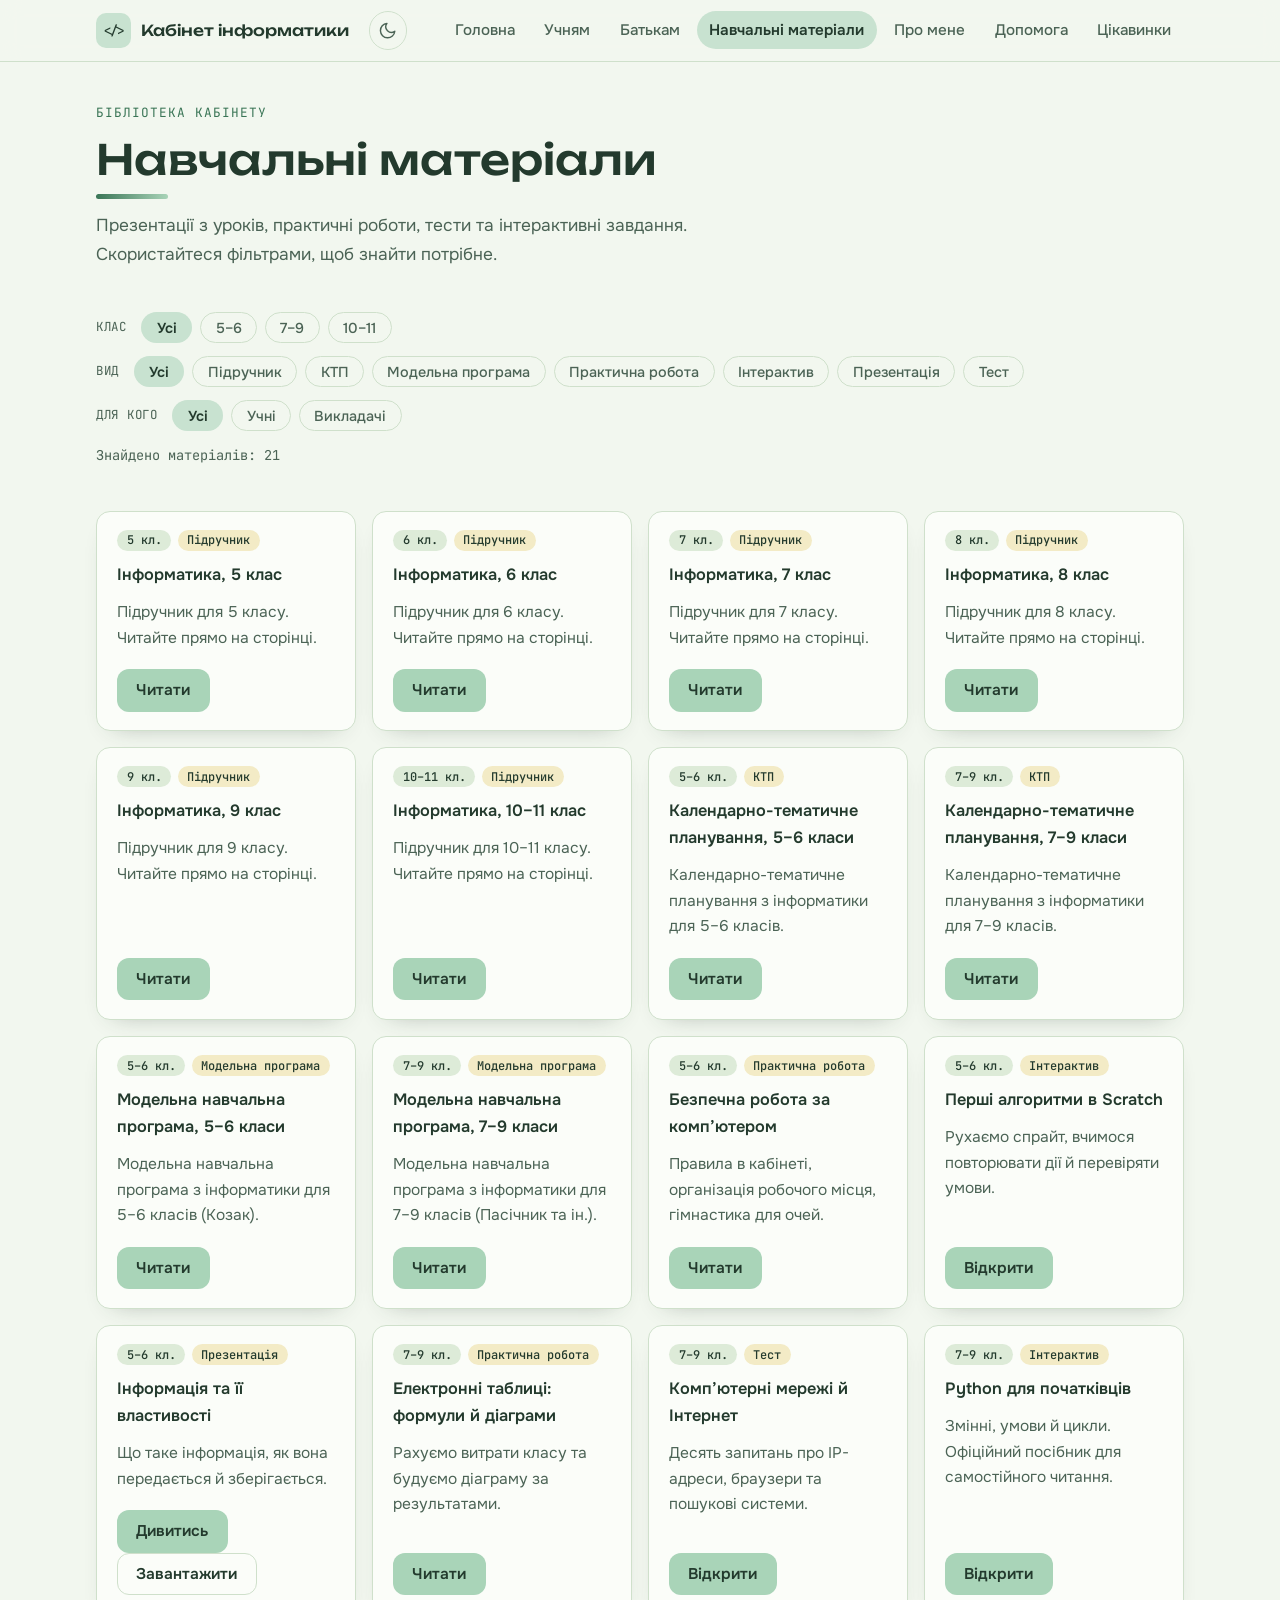
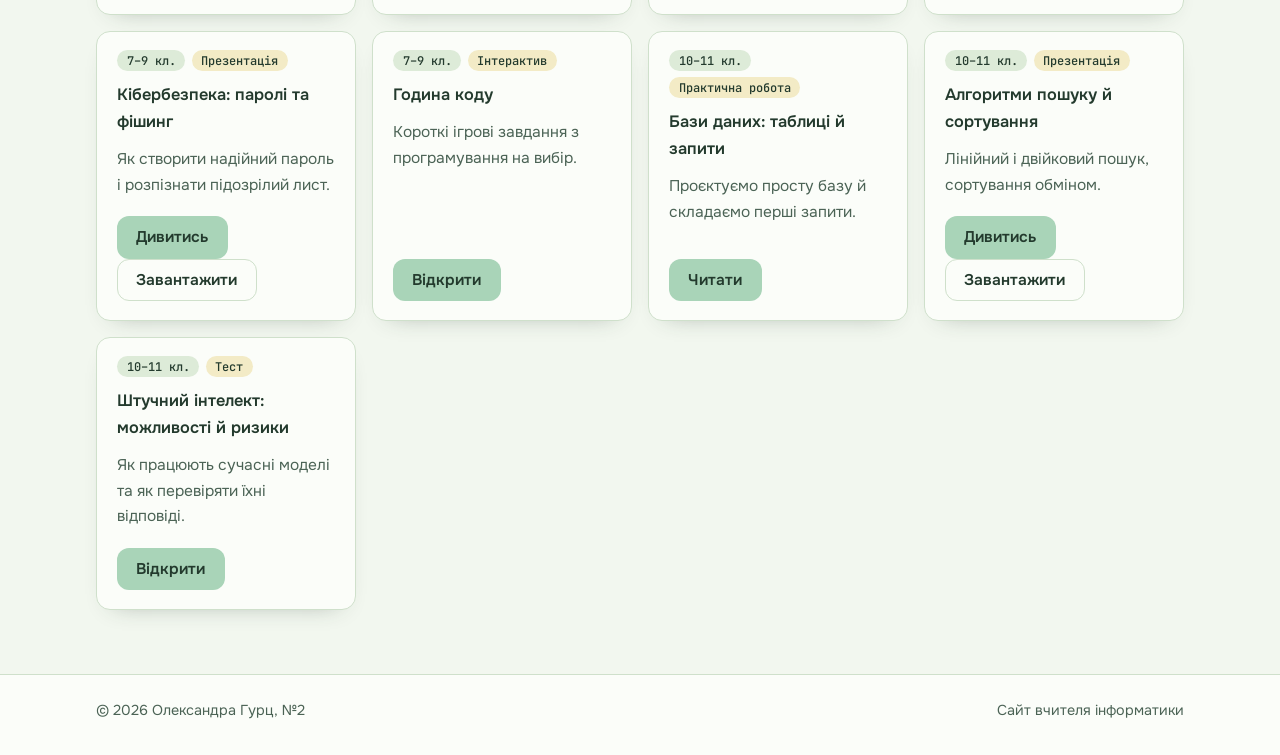
<file: materials.html>
<!doctype html>
<html lang="uk">
<head>
  <meta charset="utf-8">
  <meta name="viewport" content="width=device-width, initial-scale=1">
  <title>Навчальні матеріали — Кабінет інформатики</title>
  <link rel="preconnect" href="https://fonts.googleapis.com">
  <link rel="preconnect" href="https://fonts.gstatic.com" crossorigin>
  <link rel="stylesheet" href="https://fonts.googleapis.com/css2?family=Unbounded:wght@500;600&family=Onest:wght@400;500;600&family=JetBrains+Mono:wght@400;500&display=swap">
  <link rel="stylesheet" href="style.css">
</head>
<body>
<header class="top">
  <div class="wrap bar">
    <a class="brand" href="index.html"><span class="mark" aria-hidden="true">&lt;/&gt;</span><span>Кабінет інформатики</span></a>
    <button class="theme" id="theme" type="button" aria-label="Змінити тему оформлення"></button>
    <nav class="tabs" id="tabs" aria-label="Розділи сайту">
      <a href="index.html">Головна</a>
      <a href="students.html">Учням</a>
      <a href="parents.html">Батькам</a>
      <a href="materials.html" aria-current="page">Навчальні матеріали</a>
      <a href="about.html">Про мене</a>
      <a href="help.html">Допомога</a>
      <a href="fun.html">Цікавинки</a>
    </nav>
  </div>
</header>

<main class="wrap">
  <section id="materials" class="page" aria-labelledby="h-materials">
    <div class="head">
      <span class="eyebrow">Бібліотека кабінету</span>
      <h2 id="h-materials">Навчальні матеріали</h2>
      <p class="lead">Презентації з уроків, практичні роботи, тести та інтерактивні завдання. Скористайтеся фільтрами, щоб знайти потрібне.</p>
    </div>
    <div class="filters">
      <div class="frow"><span class="lab">Клас</span><div class="chips" id="fClass" role="group" aria-label="Фільтр за класом"></div></div>
      <div class="frow"><span class="lab">Вид</span><div class="chips" id="fType" role="group" aria-label="Фільтр за видом"></div></div>
      <div class="frow"><span class="lab">Для кого</span><div class="chips" id="fAud" role="group" aria-label="Фільтр за аудиторією"></div></div>
      <p class="count" id="count" aria-live="polite"></p>
    </div>
    <div class="grid" id="mats"></div>
  </section>
</main>

<footer>
  <div class="wrap">
    <span>© <span id="year"></span> <span data-fill="name"></span>, <span data-fill="school"></span></span>
    <span>Сайт вчителя інформатики</span>
  </div>
</footer>

<script src="script.js"></script>
</body>
</html>
</file>
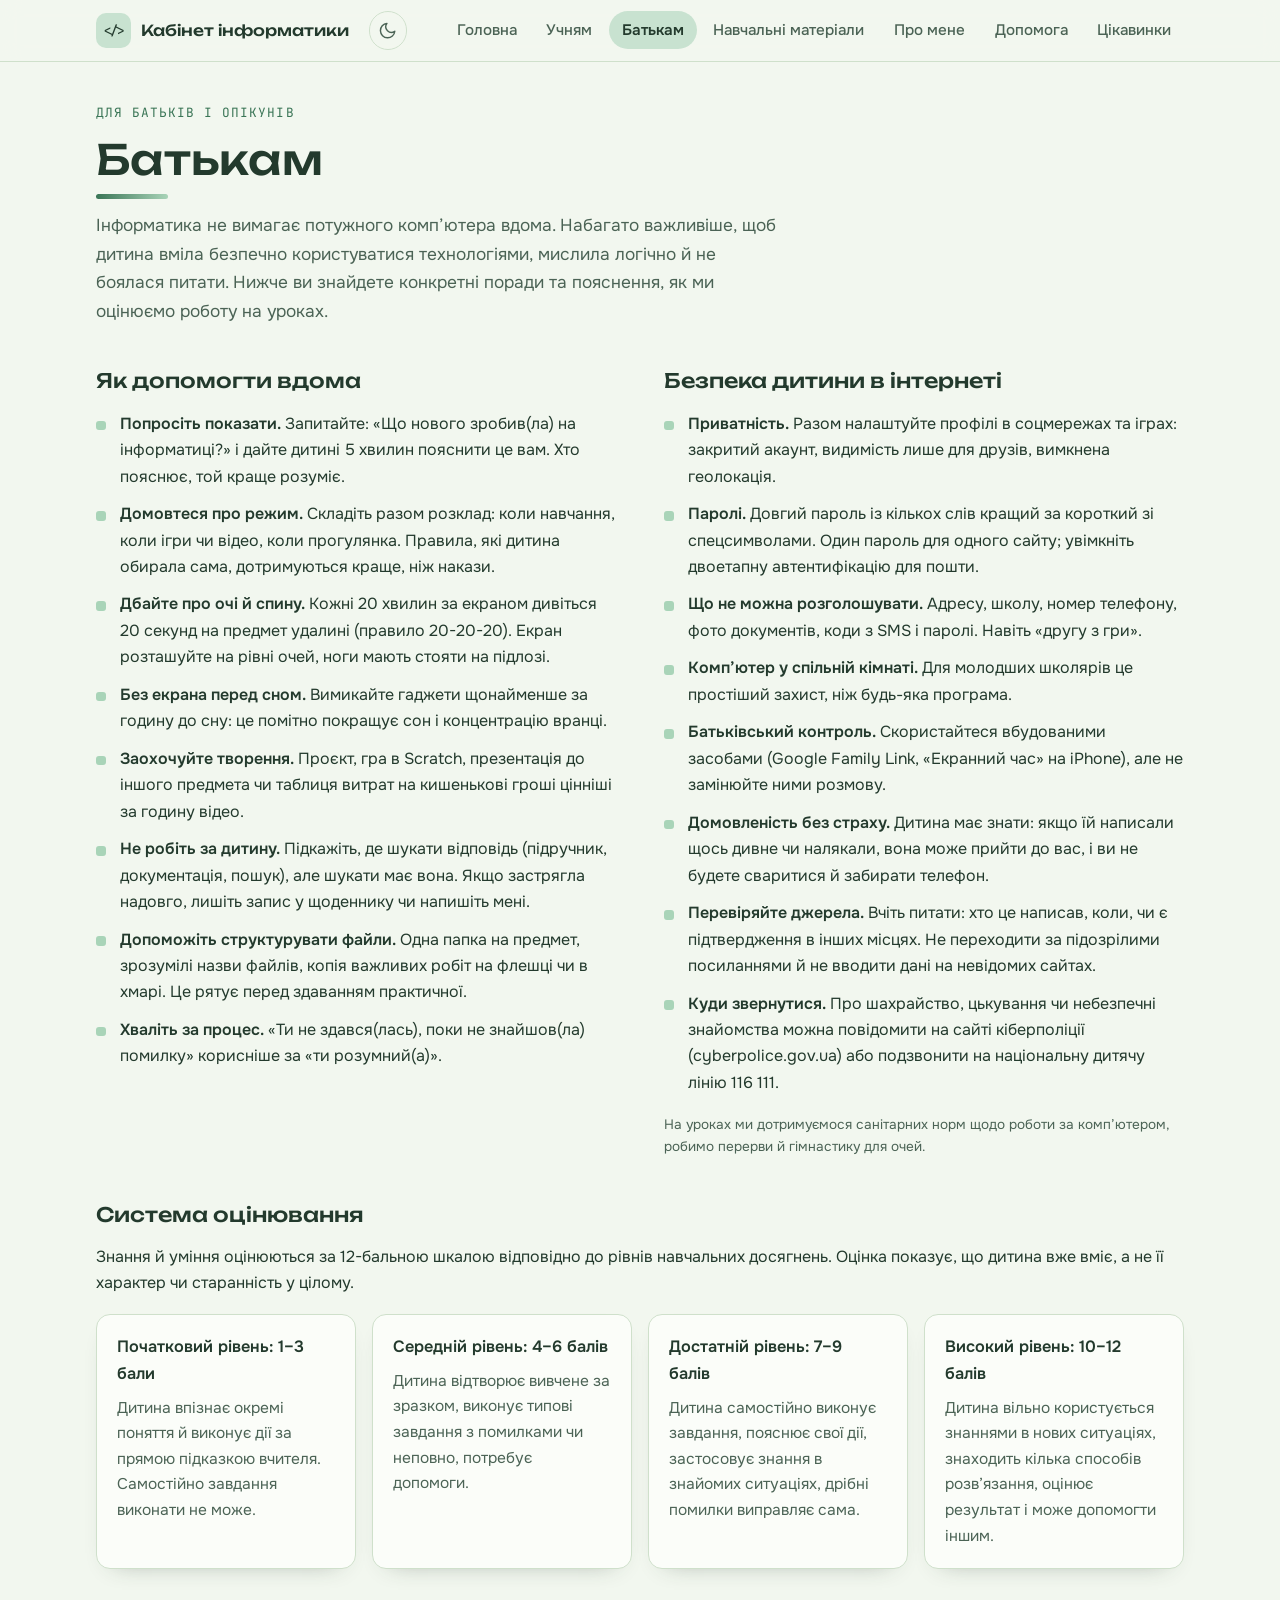
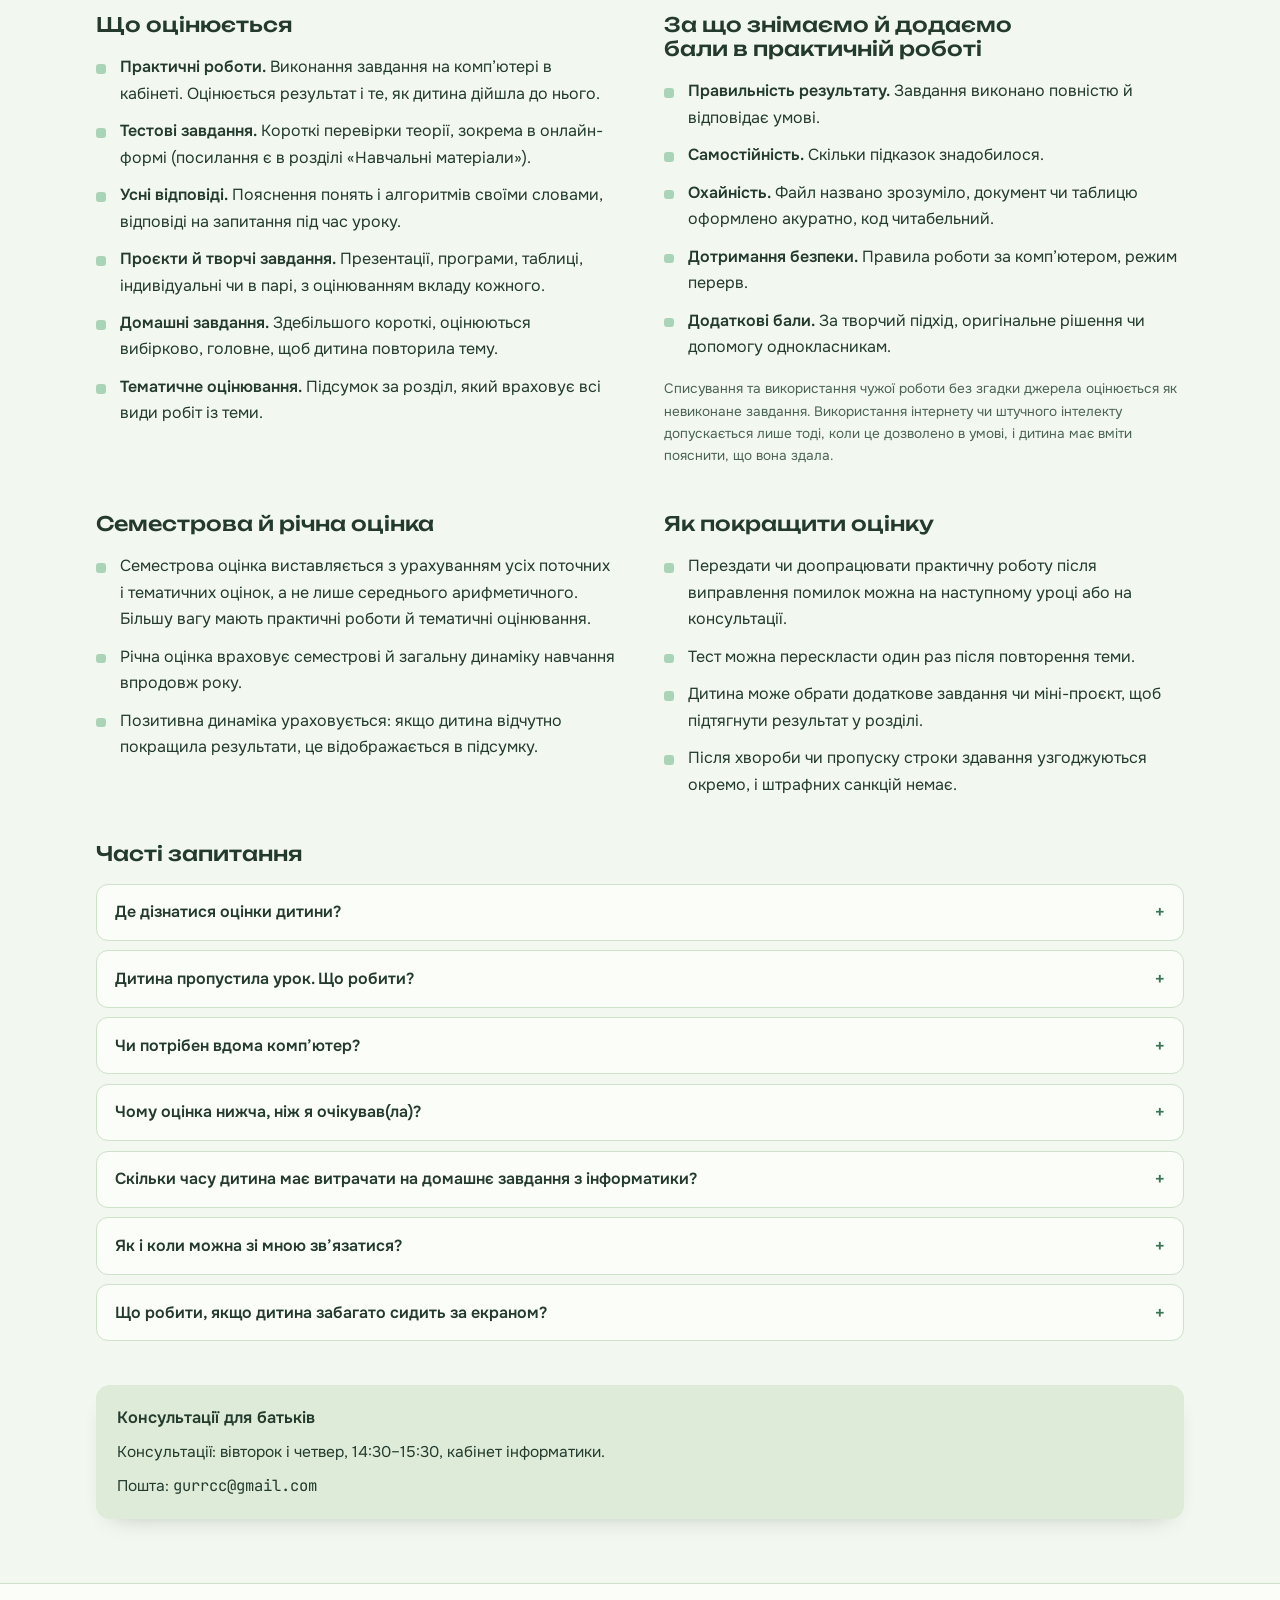
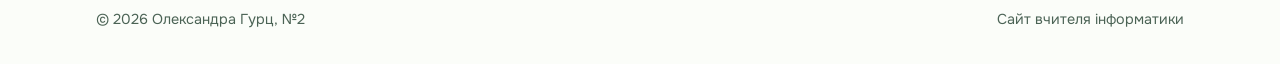
<file: parents.html>
<!doctype html>
<html lang="uk">
<head>
  <meta charset="utf-8">
  <meta name="viewport" content="width=device-width, initial-scale=1">
  <title>Батькам — Кабінет інформатики</title>
  <link rel="preconnect" href="https://fonts.googleapis.com">
  <link rel="preconnect" href="https://fonts.gstatic.com" crossorigin>
  <link rel="stylesheet" href="https://fonts.googleapis.com/css2?family=Unbounded:wght@500;600&family=Onest:wght@400;500;600&family=JetBrains+Mono:wght@400;500&display=swap">
  <link rel="stylesheet" href="style.css">
</head>
<body>
<header class="top">
  <div class="wrap bar">
    <a class="brand" href="index.html"><span class="mark" aria-hidden="true">&lt;/&gt;</span><span>Кабінет інформатики</span></a>
    <button class="theme" id="theme" type="button" aria-label="Змінити тему оформлення"></button>
    <nav class="tabs" id="tabs" aria-label="Розділи сайту">
      <a href="index.html">Головна</a>
      <a href="students.html">Учням</a>
      <a href="parents.html" aria-current="page">Батькам</a>
      <a href="materials.html">Навчальні матеріали</a>
      <a href="about.html">Про мене</a>
      <a href="help.html">Допомога</a>
      <a href="fun.html">Цікавинки</a>
    </nav>
  </div>
</header>

<main class="wrap">
  <section id="parents" class="page" aria-labelledby="h-parents">
    <div class="head">
      <span class="eyebrow">Для батьків і опікунів</span>
      <h2 id="h-parents">Батькам</h2>
      <p class="lead">Інформатика не вимагає потужного комп’ютера вдома. Набагато важливіше, щоб дитина вміла безпечно користуватися технологіями, мислила логічно й не боялася питати. Нижче ви знайдете конкретні поради та пояснення, як ми оцінюємо роботу на уроках.</p>
    </div>

    <div class="split">
      <div class="col block">
        <h3>Як допомогти вдома</h3>
        <ul class="list">
          <li><b>Попросіть показати.</b> Запитайте: «Що нового зробив(ла) на інформатиці?» і дайте дитині 5 хвилин пояснити це вам. Хто пояснює, той краще розуміє.</li>
          <li><b>Домовтеся про режим.</b> Складіть разом розклад: коли навчання, коли ігри чи відео, коли прогулянка. Правила, які дитина обирала сама, дотримуються краще, ніж накази.</li>
          <li><b>Дбайте про очі й спину.</b> Кожні 20 хвилин за екраном дивіться 20 секунд на предмет удалині (правило 20-20-20). Екран розташуйте на рівні очей, ноги мають стояти на підлозі.</li>
          <li><b>Без екрана перед сном.</b> Вимикайте гаджети щонайменше за годину до сну: це помітно покращує сон і концентрацію вранці.</li>
          <li><b>Заохочуйте творення.</b> Проєкт, гра в Scratch, презентація до іншого предмета чи таблиця витрат на кишенькові гроші цінніші за годину відео.</li>
          <li><b>Не робіть за дитину.</b> Підкажіть, де шукати відповідь (підручник, документація, пошук), але шукати має вона. Якщо застрягла надовго, лишіть запис у щоденнику чи напишіть мені.</li>
          <li><b>Допоможіть структурувати файли.</b> Одна папка на предмет, зрозумілі назви файлів, копія важливих робіт на флешці чи в хмарі. Це рятує перед здаванням практичної.</li>
          <li><b>Хваліть за процес.</b> «Ти не здався(лась), поки не знайшов(ла) помилку» корисніше за «ти розумний(а)».</li>
        </ul>
      </div>
      <div class="col block">
        <h3>Безпека дитини в інтернеті</h3>
        <ul class="list">
          <li><b>Приватність.</b> Разом налаштуйте профілі в соцмережах та іграх: закритий акаунт, видимість лише для друзів, вимкнена геолокація.</li>
          <li><b>Паролі.</b> Довгий пароль із кількох слів кращий за короткий зі спецсимволами. Один пароль для одного сайту; увімкніть двоетапну автентифікацію для пошти.</li>
          <li><b>Що не можна розголошувати.</b> Адресу, школу, номер телефону, фото документів, коди з SMS і паролі. Навіть «другу з гри».</li>
          <li><b>Комп’ютер у спільній кімнаті.</b> Для молодших школярів це простіший захист, ніж будь-яка програма.</li>
          <li><b>Батьківський контроль.</b> Скористайтеся вбудованими засобами (Google Family Link, «Екранний час» на iPhone), але не замінюйте ними розмову.</li>
          <li><b>Домовленість без страху.</b> Дитина має знати: якщо їй написали щось дивне чи налякали, вона може прийти до вас, і ви не будете сваритися й забирати телефон.</li>
          <li><b>Перевіряйте джерела.</b> Вчіть питати: хто це написав, коли, чи є підтвердження в інших місцях. Не переходити за підозрілими посиланнями й не вводити дані на невідомих сайтах.</li>
          <li><b>Куди звернутися.</b> Про шахрайство, цькування чи небезпечні знайомства можна повідомити на сайті кіберполіції (cyberpolice.gov.ua) або подзвонити на національну дитячу лінію 116 111.</li>
        </ul>
        <p class="note">На уроках ми дотримуємося санітарних норм щодо роботи за комп’ютером, робимо перерви й гімнастику для очей.</p>
      </div>
    </div>

    <div class="block">
      <h3>Система оцінювання</h3>
      <p>Знання й уміння оцінюються за 12-бальною шкалою відповідно до рівнів навчальних досягнень. Оцінка показує, що дитина вже вміє, а не її характер чи старанність у цілому.</p>
      <div class="grid">
        <article class="card">
          <h4>Початковий рівень: 1–3 бали</h4>
          <p>Дитина впізнає окремі поняття й виконує дії за прямою підказкою вчителя. Самостійно завдання виконати не може.</p>
        </article>
        <article class="card">
          <h4>Середній рівень: 4–6 балів</h4>
          <p>Дитина відтворює вивчене за зразком, виконує типові завдання з помилками чи неповно, потребує допомоги.</p>
        </article>
        <article class="card">
          <h4>Достатній рівень: 7–9 балів</h4>
          <p>Дитина самостійно виконує завдання, пояснює свої дії, застосовує знання в знайомих ситуаціях, дрібні помилки виправляє сама.</p>
        </article>
        <article class="card">
          <h4>Високий рівень: 10–12 балів</h4>
          <p>Дитина вільно користується знаннями в нових ситуаціях, знаходить кілька способів розв’язання, оцінює результат і може допомогти іншим.</p>
        </article>
      </div>
    </div>

    <div class="split">
      <div class="col block">
        <h3>Що оцінюється</h3>
        <ul class="list">
          <li><b>Практичні роботи.</b> Виконання завдання на комп’ютері в кабінеті. Оцінюється результат і те, як дитина дійшла до нього.</li>
          <li><b>Тестові завдання.</b> Короткі перевірки теорії, зокрема в онлайн-формі (посилання є в розділі «Навчальні матеріали»).</li>
          <li><b>Усні відповіді.</b> Пояснення понять і алгоритмів своїми словами, відповіді на запитання під час уроку.</li>
          <li><b>Проєкти й творчі завдання.</b> Презентації, програми, таблиці, індивідуальні чи в парі, з оцінюванням вкладу кожного.</li>
          <li><b>Домашні завдання.</b> Здебільшого короткі, оцінюються вибірково, головне, щоб дитина повторила тему.</li>
          <li><b>Тематичне оцінювання.</b> Підсумок за розділ, який враховує всі види робіт із теми.</li>
        </ul>
      </div>
      <div class="col block">
        <h3>За що знімаємо й додаємо бали в практичній роботі</h3>
        <ul class="list">
          <li><b>Правильність результату.</b> Завдання виконано повністю й відповідає умові.</li>
          <li><b>Самостійність.</b> Скільки підказок знадобилося.</li>
          <li><b>Охайність.</b> Файл названо зрозуміло, документ чи таблицю оформлено акуратно, код читабельний.</li>
          <li><b>Дотримання безпеки.</b> Правила роботи за комп’ютером, режим перерв.</li>
          <li><b>Додаткові бали.</b> За творчий підхід, оригінальне рішення чи допомогу однокласникам.</li>
        </ul>
        <p class="note">Списування та використання чужої роботи без згадки джерела оцінюється як невиконане завдання. Використання інтернету чи штучного інтелекту допускається лише тоді, коли це дозволено в умові, і дитина має вміти пояснити, що вона здала.</p>
      </div>
    </div>

    <div class="split">
      <div class="col block">
        <h3>Семестрова й річна оцінка</h3>
        <ul class="list">
          <li>Семестрова оцінка виставляється з урахуванням усіх поточних і тематичних оцінок, а не лише середнього арифметичного. Більшу вагу мають практичні роботи й тематичні оцінювання.</li>
          <li>Річна оцінка враховує семестрові й загальну динаміку навчання впродовж року.</li>
          <li>Позитивна динаміка ураховується: якщо дитина відчутно покращила результати, це відображається в підсумку.</li>
        </ul>
      </div>
      <div class="col block">
        <h3>Як покращити оцінку</h3>
        <ul class="list">
          <li>Перездати чи доопрацювати практичну роботу після виправлення помилок можна на наступному уроці або на консультації.</li>
          <li>Тест можна перескласти один раз після повторення теми.</li>
          <li>Дитина може обрати додаткове завдання чи міні-проєкт, щоб підтягнути результат у розділі.</li>
          <li>Після хвороби чи пропуску строки здавання узгоджуються окремо, і штрафних санкцій немає.</li>
        </ul>
      </div>
    </div>

    <div class="block">
      <h3>Часті запитання</h3>
      <div>
        <details><summary>Де дізнатися оцінки дитини?</summary><div class="ans">Поточні й підсумкові оцінки відображаються в шкільному журналі. Якщо щось незрозуміло, напишіть мені, і я поясню, за що виставлена оцінка та як її можна покращити.</div></details>
        <details><summary>Дитина пропустила урок. Що робити?</summary><div class="ans">Тему й завдання можна знайти в розділі «Навчальні матеріали». Практичні роботи дитина може виконати на наступному уроці або на консультації.</div></details>
        <details><summary>Чи потрібен вдома комп’ютер?</summary><div class="ans">Ні, всі практичні роботи ми виконуємо в кабінеті. Домашні завдання здебільшого теоретичні або короткі. Якщо комп’ютера немає, повідомте мене, і ми знайдемо рішення.</div></details>
        <details><summary>Чому оцінка нижча, ніж я очікував(ла)?</summary><div class="ans">Найчастіше причина в тому, що завдання виконано із сторонньою допомогою або без пояснення ходу роботи. Напишіть мені чи прийдіть на консультацію: ми разом розберемо, які критерії не виконані, і складемо план покращення.</div></details>
        <details><summary>Скільки часу дитина має витрачати на домашнє завдання з інформатики?</summary><div class="ans">Зазвичай 10–15 хвилин. Якщо завдання забирає значно більше часу, дайте мені знати: можливо, дитина чогось не зрозуміла на уроці.</div></details>
        <details><summary>Як і коли можна зі мною зв’язатися?</summary><div class="ans">Найзручніше написати на електронну пошту або прийти на консультацію. Час консультацій і контакти вказано нижче.</div></details>
        <details><summary>Що робити, якщо дитина забагато сидить за екраном?</summary><div class="ans">Почніть із розмови, а не із заборони. Разом складіть розклад, у якому є час на навчання, відпочинок і живе спілкування, і домовтеся, що ви обидва його дотримуєтеся. Запропонуйте цікаву альтернативу: гурток, спорт, настільні ігри.</div></details>
      </div>
    </div>

    <div class="card t-sage">
      <h4>Консультації для батьків</h4>
      <p data-fill="consult"></p>
      <p>Пошта: <span class="mono" data-fill="email"></span></p>
    </div>
  </section>
</main>

<footer>
  <div class="wrap">
    <span>© <span id="year"></span> <span data-fill="name"></span>, <span data-fill="school"></span></span>
    <span>Сайт вчителя інформатики</span>
  </div>
</footer>

<script src="script.js"></script>
</body>
</html>
</file>
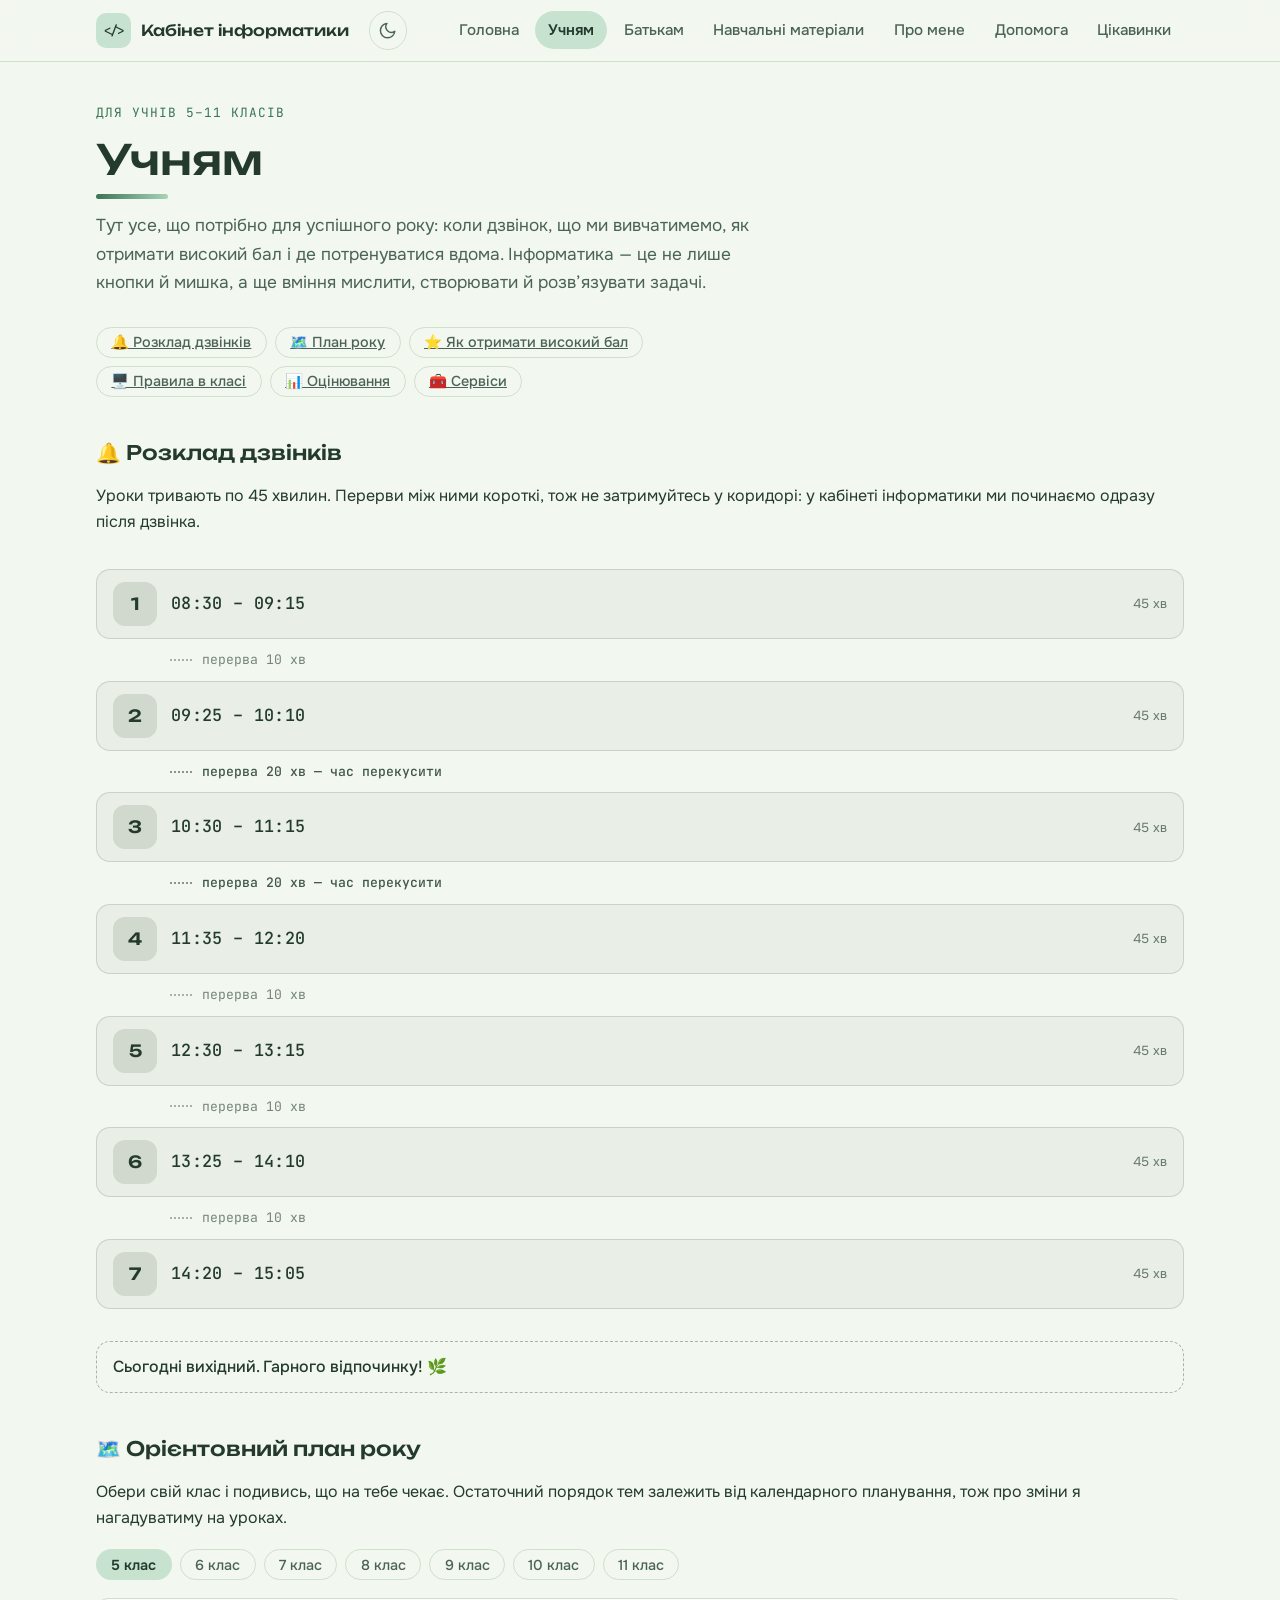
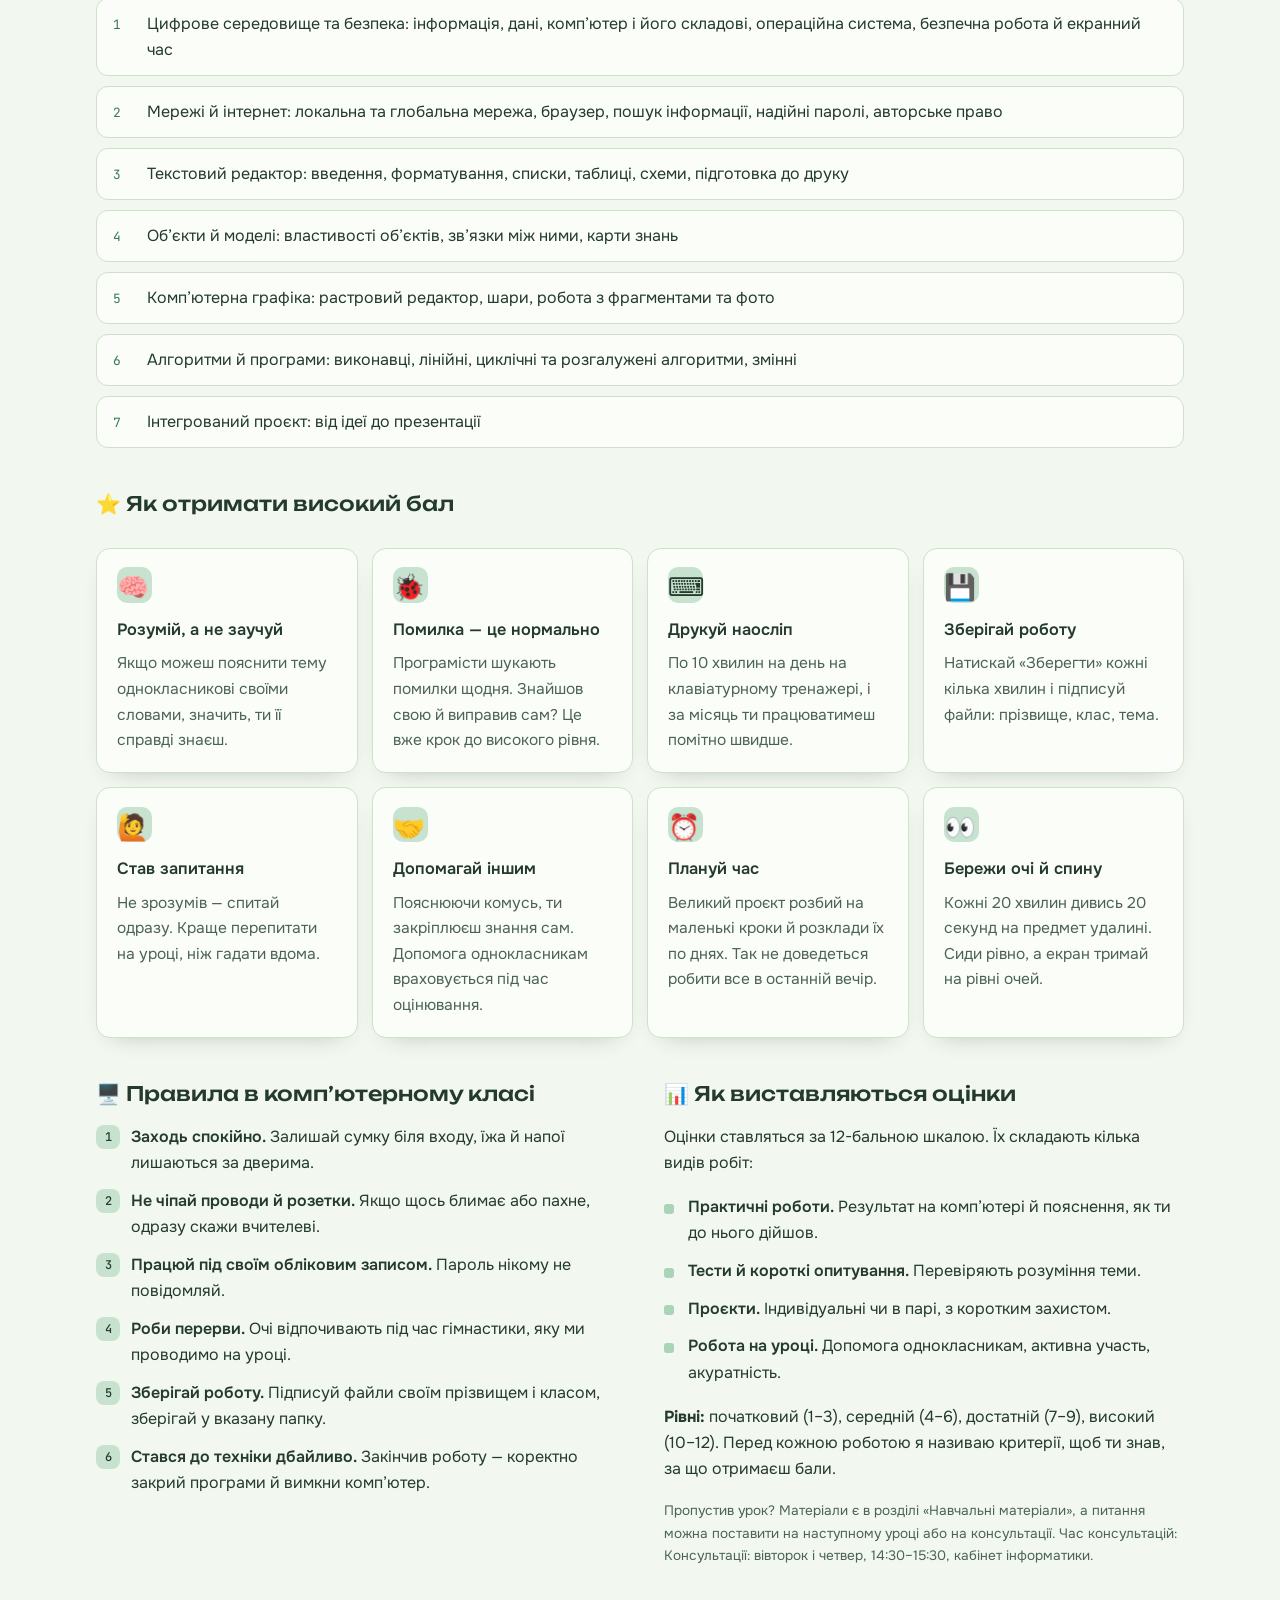
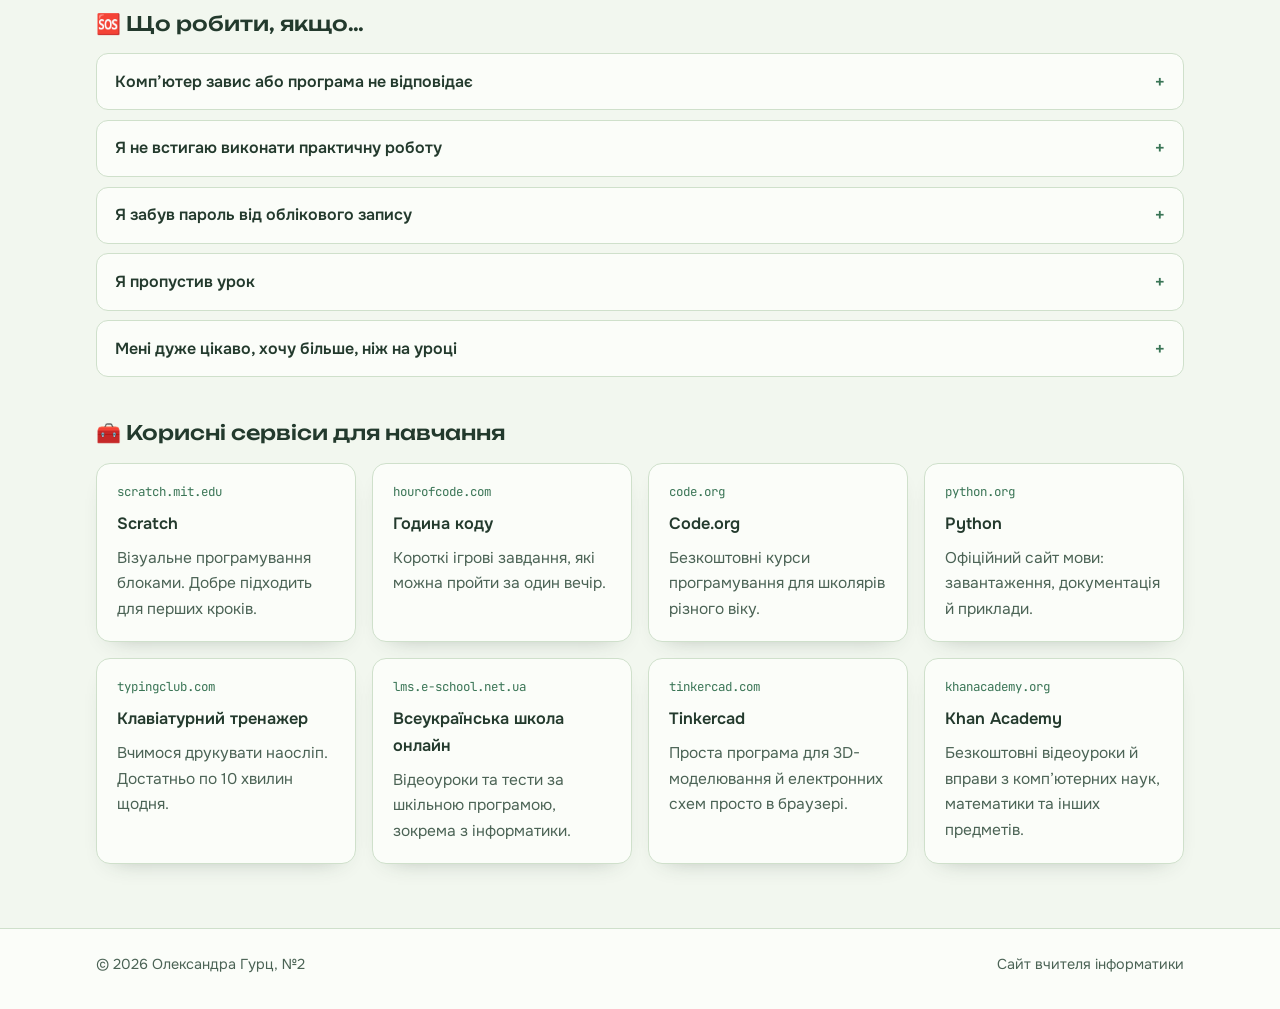
<file: students.html>
<!doctype html>
<html lang="uk">
<head>
  <meta charset="utf-8">
  <meta name="viewport" content="width=device-width, initial-scale=1">
  <title>Учням — Кабінет інформатики</title>
  <link rel="preconnect" href="https://fonts.googleapis.com">
  <link rel="preconnect" href="https://fonts.gstatic.com" crossorigin>
  <link rel="stylesheet" href="https://fonts.googleapis.com/css2?family=Unbounded:wght@500;600&family=Onest:wght@400;500;600&family=JetBrains+Mono:wght@400;500&display=swap">
  <link rel="stylesheet" href="style.css">
  <style>
    /* Розклад дзвінків: кольори беруться від теми сайту, тому працює і в світлій, і в темній */
    .bells { display: grid; gap: 8px; margin-top: 16px; }
    .bell-row {
      display: grid; grid-template-columns: 44px 1fr auto; align-items: center; gap: 14px;
      padding: 12px 16px; border-radius: 14px;
      border: 1px solid color-mix(in srgb, currentColor 16%, transparent);
      background: color-mix(in srgb, currentColor 4%, transparent);
      transition: transform .15s ease, background .15s ease;
    }
    .bell-row:hover { transform: translateX(3px); }
    .bell-num {
      width: 44px; height: 44px; border-radius: 12px; display: grid; place-items: center;
      font-family: 'Unbounded', sans-serif; font-weight: 600; font-size: 1.05rem;
      background: color-mix(in srgb, currentColor 12%, transparent);
    }
    .bell-time { font-family: 'JetBrains Mono', monospace; font-size: 1.05rem; font-weight: 500; letter-spacing: .02em; }
    .bell-len { font-size: .82rem; opacity: .65; }
    .bell-break {
      display: flex; align-items: center; gap: 10px; padding: 2px 16px 2px 74px;
      font-size: .82rem; opacity: .6; font-family: 'JetBrains Mono', monospace;
    }
    .bell-break::before { content: ''; width: 22px; border-top: 2px dotted currentColor; opacity: .6; }
    .bell-break.long { opacity: .85; font-weight: 500; }
    .bell-row.now { border-width: 2px; border-color: currentColor; background: color-mix(in srgb, currentColor 12%, transparent); }
    .bell-row.now .bell-num { background: currentColor; }
    .bell-row.now .bell-num span { color: Canvas; }
    .bell-break.now { opacity: 1; font-weight: 600; }
    .bell-status {
      margin-top: 14px; padding: 12px 16px; border-radius: 14px; font-weight: 500;
      border: 1px dashed color-mix(in srgb, currentColor 35%, transparent);
    }
    .bell-status b { font-family: 'JetBrains Mono', monospace; }
    .quick { display: flex; flex-wrap: wrap; gap: 8px; margin-top: 18px; }
    .tips { display: grid; grid-template-columns: repeat(auto-fit, minmax(230px, 1fr)); gap: 14px; margin-top: 14px; }
    .tip .ico { font-size: 1.6rem; display: block; margin-bottom: 6px; }
    @media (max-width: 520px) {
      .bell-row { grid-template-columns: 40px 1fr; }
      .bell-len { grid-column: 2; }
      .bell-break { padding-left: 54px; }
    }
  </style>
</head>
<body>
<header class="top">
  <div class="wrap bar">
    <a class="brand" href="index.html"><span class="mark" aria-hidden="true">&lt;/&gt;</span><span>Кабінет інформатики</span></a>
    <button class="theme" id="theme" type="button" aria-label="Змінити тему оформлення"></button>
    <nav class="tabs" id="tabs" aria-label="Розділи сайту">
      <a href="index.html">Головна</a>
      <a href="students.html" aria-current="page">Учням</a>
      <a href="parents.html">Батькам</a>
      <a href="materials.html">Навчальні матеріали</a>
      <a href="about.html">Про мене</a>
      <a href="help.html">Допомога</a>
      <a href="fun.html">Цікавинки</a>
    </nav>
  </div>
</header>

<main class="wrap">
  <section id="students" class="page" aria-labelledby="h-students">
    <div class="head">
      <span class="eyebrow">Для учнів 5–11 класів</span>
      <h2 id="h-students">Учням</h2>
      <p class="lead">Тут усе, що потрібно для успішного року: коли дзвінок, що ми вивчатимемо, як отримати високий бал і де потренуватися вдома. Інформатика — це не лише кнопки й мишка, а ще вміння мислити, створювати й розв’язувати задачі.</p>
      <div class="quick" aria-label="Швидкі переходи">
        <a class="chip" href="#bells">🔔 Розклад дзвінків</a>
        <a class="chip" href="#plan">🗺️ План року</a>
        <a class="chip" href="#tips">⭐ Як отримати високий бал</a>
        <a class="chip" href="#rules">🖥️ Правила в класі</a>
        <a class="chip" href="#grades-info">📊 Оцінювання</a>
        <a class="chip" href="#tools">🧰 Сервіси</a>
      </div>
    </div>

    <div class="block" id="bells">
      <h3>🔔 Розклад дзвінків</h3>
      <p>Уроки тривають по 45 хвилин. Перерви між ними короткі, тож не затримуйтесь у коридорі: у кабінеті інформатики ми починаємо одразу після дзвінка.</p>
      <div class="bells" id="bellList" aria-label="Розклад уроків і перерв"></div>
      <div class="bell-status" id="bellStatus" aria-live="polite"></div>
    </div>

    <div class="block" id="plan">
      <h3>🗺️ Орієнтовний план року</h3>
      <p>Обери свій клас і подивись, що на тебе чекає. Остаточний порядок тем залежить від календарного планування, тож про зміни я нагадуватиму на уроках.</p>
      <div class="chips" id="grades" role="group" aria-label="Клас"></div>
      <ol class="topics" id="topics"></ol>
    </div>

    <div class="block" id="tips">
      <h3>⭐ Як отримати високий бал</h3>
      <div class="tips">
        <article class="card tip"><span class="ico" aria-hidden="true">🧠</span><h4>Розумій, а не заучуй</h4><p>Якщо можеш пояснити тему однокласникові своїми словами, значить, ти її справді знаєш.</p></article>
        <article class="card tip"><span class="ico" aria-hidden="true">🐞</span><h4>Помилка — це нормально</h4><p>Програмісти шукають помилки щодня. Знайшов свою й виправив сам? Це вже крок до високого рівня.</p></article>
        <article class="card tip"><span class="ico" aria-hidden="true">⌨️</span><h4>Друкуй наосліп</h4><p>По 10 хвилин на день на клавіатурному тренажері, і за місяць ти працюватимеш помітно швидше.</p></article>
        <article class="card tip"><span class="ico" aria-hidden="true">💾</span><h4>Зберігай роботу</h4><p>Натискай «Зберегти» кожні кілька хвилин і підписуй файли: прізвище, клас, тема.</p></article>
        <article class="card tip"><span class="ico" aria-hidden="true">🙋</span><h4>Став запитання</h4><p>Не зрозумів — спитай одразу. Краще перепитати на уроці, ніж гадати вдома.</p></article>
        <article class="card tip"><span class="ico" aria-hidden="true">🤝</span><h4>Допомагай іншим</h4><p>Пояснюючи комусь, ти закріплюєш знання сам. Допомога однокласникам враховується під час оцінювання.</p></article>
        <article class="card tip"><span class="ico" aria-hidden="true">⏰</span><h4>Плануй час</h4><p>Великий проєкт розбий на маленькі кроки й розклади їх по днях. Так не доведеться робити все в останній вечір.</p></article>
        <article class="card tip"><span class="ico" aria-hidden="true">👀</span><h4>Бережи очі й спину</h4><p>Кожні 20 хвилин дивись 20 секунд на предмет удалині. Сиди рівно, а екран тримай на рівні очей.</p></article>
      </div>
    </div>

    <div class="split" id="rules">
      <div class="col block">
        <h3>🖥️ Правила в комп’ютерному класі</h3>
        <ul class="list rules">
          <li><b>Заходь спокійно.</b> Залишай сумку біля входу, їжа й напої лишаються за дверима.</li>
          <li><b>Не чіпай проводи й розетки.</b> Якщо щось блимає або пахне, одразу скажи вчителеві.</li>
          <li><b>Працюй під своїм обліковим записом.</b> Пароль нікому не повідомляй.</li>
          <li><b>Роби перерви.</b> Очі відпочивають під час гімнастики, яку ми проводимо на уроці.</li>
          <li><b>Зберігай роботу.</b> Підписуй файли своїм прізвищем і класом, зберігай у вказану папку.</li>
          <li><b>Стався до техніки дбайливо.</b> Закінчив роботу — коректно закрий програми й вимкни комп’ютер.</li>
        </ul>
      </div>
      <div class="col block" id="grades-info">
        <h3>📊 Як виставляються оцінки</h3>
        <p>Оцінки ставляться за 12-бальною шкалою. Їх складають кілька видів робіт:</p>
        <ul class="list">
          <li><b>Практичні роботи.</b> Результат на комп’ютері й пояснення, як ти до нього дійшов.</li>
          <li><b>Тести й короткі опитування.</b> Перевіряють розуміння теми.</li>
          <li><b>Проєкти.</b> Індивідуальні чи в парі, з коротким захистом.</li>
          <li><b>Робота на уроці.</b> Допомога однокласникам, активна участь, акуратність.</li>
        </ul>
        <p><b>Рівні:</b> початковий (1–3), середній (4–6), достатній (7–9), високий (10–12). Перед кожною роботою я називаю критерії, щоб ти знав, за що отримаєш бали.</p>
        <p class="note">Пропустив урок? Матеріали є в розділі «Навчальні матеріали», а питання можна поставити на наступному уроці або на консультації. Час консультацій: <span data-fill="consult"></span></p>
      </div>
    </div>

    <div class="block">
      <h3>🆘 Що робити, якщо…</h3>
      <div>
        <details><summary>Комп’ютер завис або програма не відповідає</summary><div class="ans">Почекай хвилину, не тисни всі клавіші підряд. Якщо не допомогло, підніми руку: я підійду. Не вимикай комп’ютер кнопкою без дозволу, бо можна втратити роботу.</div></details>
        <details><summary>Я не встигаю виконати практичну роботу</summary><div class="ans">Збережи те, що встиг зробити, і скажи мені. Роботу можна дописати на наступному уроці або на консультації.</div></details>
        <details><summary>Я забув пароль від облікового запису</summary><div class="ans">Не вгадуй багато разів поспіль, акаунт може заблокуватися. Напиши мені або підійди після уроку, і ми відновимо доступ.</div></details>
        <details><summary>Я пропустив урок</summary><div class="ans">Зайди в розділ «Навчальні матеріали», знайди свій клас і тему, перегляньте разом з однокласником, що було. Якщо щось незрозуміло, прийди на консультацію.</div></details>
        <details><summary>Мені дуже цікаво, хочу більше, ніж на уроці</summary><div class="ans">Чудово! Спробуй сервіси нижче, зроби власний мініпроєкт і покажи його класу. Додаткові завдання можна обговорити зі мною.</div></details>
      </div>
    </div>

    <div class="block" id="tools">
      <h3>🧰 Корисні сервіси для навчання</h3>
      <div class="grid">
        <a class="card tool" href="https://scratch.mit.edu/" target="_blank" rel="noopener"><span class="host">scratch.mit.edu</span><h4>Scratch</h4><p>Візуальне програмування блоками. Добре підходить для перших кроків.</p></a>
        <a class="card tool" href="https://hourofcode.com/" target="_blank" rel="noopener"><span class="host">hourofcode.com</span><h4>Година коду</h4><p>Короткі ігрові завдання, які можна пройти за один вечір.</p></a>
        <a class="card tool" href="https://code.org/" target="_blank" rel="noopener"><span class="host">code.org</span><h4>Code.org</h4><p>Безкоштовні курси програмування для школярів різного віку.</p></a>
        <a class="card tool" href="https://www.python.org/" target="_blank" rel="noopener"><span class="host">python.org</span><h4>Python</h4><p>Офіційний сайт мови: завантаження, документація й приклади.</p></a>
        <a class="card tool" href="https://www.typingclub.com/" target="_blank" rel="noopener"><span class="host">typingclub.com</span><h4>Клавіатурний тренажер</h4><p>Вчимося друкувати наосліп. Достатньо по 10 хвилин щодня.</p></a>
        <a class="card tool" href="https://lms.e-school.net.ua/" target="_blank" rel="noopener"><span class="host">lms.e-school.net.ua</span><h4>Всеукраїнська школа онлайн</h4><p>Відеоуроки та тести за шкільною програмою, зокрема з інформатики.</p></a>
        <a class="card tool" href="https://www.tinkercad.com/" target="_blank" rel="noopener"><span class="host">tinkercad.com</span><h4>Tinkercad</h4><p>Проста програма для 3D-моделювання й електронних схем просто в браузері.</p></a>
        <a class="card tool" href="https://www.khanacademy.org/" target="_blank" rel="noopener"><span class="host">khanacademy.org</span><h4>Khan Academy</h4><p>Безкоштовні відеоуроки й вправи з комп’ютерних наук, математики та інших предметів.</p></a>
      </div>
    </div>
  </section>
</main>

<footer>
  <div class="wrap">
    <span>© <span id="year"></span> <span data-fill="name"></span>, <span data-fill="school"></span></span>
    <span>Сайт вчителя інформатики</span>
  </div>
</footer>

<script src="script.js"></script>
<script>
/* Розклад дзвінків. Щоб змінити час, правте лише цей масив. */
(function () {
  const LESSONS = [
    ['08:30', '09:15'],
    ['09:25', '10:10'],
    ['10:30', '11:15'],
    ['11:35', '12:20'],
    ['12:30', '13:15'],
    ['13:25', '14:10'],
    ['14:20', '15:05']
  ];
  const toMin = t => { const [h, m] = t.split(':').map(Number); return h * 60 + m; };
  const list = document.getElementById('bellList');
  const status = document.getElementById('bellStatus');
  if (!list) return;

  let html = '';
  LESSONS.forEach((l, i) => {
    html += `<div class="bell-row" data-l="${i}"><div class="bell-num"><span>${i + 1}</span></div><div class="bell-time">${l[0]} – ${l[1]}</div><div class="bell-len">${toMin(l[1]) - toMin(l[0])} хв</div></div>`;
    if (i < LESSONS.length - 1) {
      const br = toMin(LESSONS[i + 1][0]) - toMin(l[1]);
      html += `<div class="bell-break${br >= 20 ? ' long' : ''}" data-b="${i}">перерва ${br} хв${br >= 20 ? ' — час перекусити' : ''}</div>`;
    }
  });
  list.innerHTML = html;

  function tick() {
    const now = new Date();
    const day = now.getDay();
    const m = now.getHours() * 60 + now.getMinutes();
    list.querySelectorAll('.now').forEach(e => e.classList.remove('now'));
    if (day === 0 || day === 6) { status.innerHTML = 'Сьогодні вихідний. Гарного відпочинку! 🌿'; return; }
    if (m < toMin(LESSONS[0][0])) {
      status.innerHTML = `Перший урок почнеться о <b>${LESSONS[0][0]}</b>.`; return;
    }
    for (let i = 0; i < LESSONS.length; i++) {
      const s = toMin(LESSONS[i][0]), e = toMin(LESSONS[i][1]);
      if (m >= s && m < e) {
        list.querySelector(`[data-l="${i}"]`).classList.add('now');
        status.innerHTML = `Зараз іде <b>${i + 1} урок</b>. До дзвінка: <b>${e - m} хв</b>.`; return;
      }
      if (i < LESSONS.length - 1 && m >= e && m < toMin(LESSONS[i + 1][0])) {
        const b = list.querySelector(`[data-b="${i}"]`); if (b) b.classList.add('now');
        status.innerHTML = `Зараз перерва. <b>${i + 2} урок</b> почнеться через <b>${toMin(LESSONS[i + 1][0]) - m} хв</b>.`; return;
      }
    }
    status.innerHTML = 'Уроки на сьогодні закінчилися. Не забудь про домашнє завдання! 📚';
  }
  tick();
  setInterval(tick, 30000);
})();
</script>
</body>
</html>
</file>
<file: style.css>
:root {
  --bg: #F2F7EF;
  --surface: #FBFDF9;
  --sage: #DDEBD8;
  --mint: #C8E2D0;
  --butter: #F3EBC6;
  --ink: #233A2D;
  --ink-2: #4B6355;
  --line: #CFE0CB;
  --accent: #3A7556;
  --accent-fill: #A9D4B8;
  --code-bg: #2A4435;
  --code-ink: #E4F0E5;
  --code-dim: #8FB09B;
  --code-str: #F3EBC6;
  --code-kw: #A9D4B8;
  --ok: #3A7556;
  --bad: #A5543F;
  --f-display: 'Unbounded', 'Onest', system-ui, sans-serif;
  --f-body: 'Onest', system-ui, -apple-system, 'Segoe UI', sans-serif;
  --f-mono: 'JetBrains Mono', ui-monospace, 'SF Mono', Menlo, monospace;
}

@media (prefers-color-scheme: dark) {
  :root:not([data-theme="light"]) {
    --bg: #16231B; --surface: #1E2E24; --sage: #27392D; --mint: #2F4A3A; --butter: #3A3A24;
    --ink: #E4F0E5; --ink-2: #A7BFAE; --line: #2F4437; --accent: #8FD0A8; --accent-fill: #3E6B52;
    --code-bg: #0F1913; --code-ink: #E4F0E5; --code-dim: #7E9A88; --ok: #8FD0A8; --bad: #E19B85;
    color-scheme: dark;
  }
}

:root[data-theme="dark"] {
  --bg: #16231B; --surface: #1E2E24; --sage: #27392D; --mint: #2F4A3A; --butter: #3A3A24;
  --ink: #E4F0E5; --ink-2: #A7BFAE; --line: #2F4437; --accent: #8FD0A8; --accent-fill: #3E6B52;
  --code-bg: #0F1913; --code-ink: #E4F0E5; --code-dim: #7E9A88; --ok: #8FD0A8; --bad: #E19B85;
  color-scheme: dark;
}

* { box-sizing: border-box; }
body { margin: 0; background: var(--bg); color: var(--ink); font: 400 16px/1.65 var(--f-body); }
img { max-width: 100%; }
[hidden] { display: none !important; }

h1, h2, h3 { font-family: var(--f-display); font-weight: 500; line-height: 1.2; margin: 0; text-wrap: balance; }
p { margin: 0; }
a { color: var(--accent); }
a:focus-visible, button:focus-visible, summary:focus-visible, input:focus-visible {
  outline: 3px solid var(--accent); outline-offset: 2px; border-radius: 8px;
}
.wrap { width: 100%; max-width: 1120px; margin-inline: auto; padding-inline: 16px; }
.mono { font-family: var(--f-mono); }

/* Шапка */
.top { position: sticky; top: env(safe-area-inset-top, 0px); z-index: 10; background: var(--bg); border-bottom: 1px solid var(--line); }
.bar { display: grid; grid-template-columns: auto minmax(0, 1fr) auto; align-items: center; gap: 0.75rem 1.25rem; padding-block: 0.7rem; }
.brand { display: flex; align-items: center; gap: 0.6rem; text-decoration: none; color: var(--ink); font-family: var(--f-display); font-weight: 500; font-size: 0.95rem; white-space: nowrap; }
.mark { display: grid; place-items: center; width: 2.2rem; height: 2.2rem; border-radius: 10px; background: var(--mint); font-family: var(--f-mono); font-size: 0.8rem; font-weight: 500; color: var(--ink); }
.tabs { display: flex; gap: 0.25rem; overflow-x: auto; scrollbar-width: none; min-width: 0; }
.tabs::-webkit-scrollbar { display: none; }
.tabs a { white-space: nowrap; text-decoration: none; color: var(--ink-2); padding: 0.4rem 0.8rem; border-radius: 999px; font-size: 0.95rem; font-weight: 500; }
.tabs a:hover { background: var(--sage); color: var(--ink); }
.tabs a[aria-current="page"] { background: var(--mint); color: var(--ink); font-weight: 600; }
.theme { display: grid; place-items: center; width: 2.4rem; height: 2.4rem; padding: 0; color: var(--ink-2); background: transparent; border: 1px solid var(--line); border-radius: 50%; cursor: pointer; }
.theme svg { width: 1.2rem; height: 1.2rem; fill: none; stroke: currentColor; stroke-width: 1.8; stroke-linecap: round; stroke-linejoin: round; }
.theme:hover { background: var(--sage); color: var(--ink); }

@media (max-width: 800px) {
  .bar { grid-template-columns: minmax(0, 1fr) auto; }
  .tabs { grid-column: 1 / -1; order: 3; margin-inline: -16px; padding-inline: 16px; }
}

/* Розділи */
main { padding-block: 2.5rem 4rem; }
.page { display: flex; flex-direction: column; gap: 2.75rem; }
.head { display: flex; flex-direction: column; gap: 0.75rem; max-width: 62ch; }
.eyebrow { font-family: var(--f-mono); font-size: 0.8rem; letter-spacing: 0.08em; text-transform: uppercase; color: var(--accent); }
.head h2 { font-size: clamp(1.7rem, 4.5vw, 2.6rem); }
.lead { color: var(--ink-2); font-size: 1.08rem; }
.block { display: flex; flex-direction: column; gap: 1.1rem; }
.block > h3 { font-size: 1.15rem; }
.grid { display: grid; gap: 1rem; grid-template-columns: repeat(auto-fill, minmax(min(100%, 260px), 1fr)); }
.card { background: var(--surface); border: 1px solid var(--line); border-radius: 14px; padding: 1.15rem 1.25rem; display: flex; flex-direction: column; gap: 0.5rem; min-width: 0; }
.card h4 { margin: 0; font-size: 1.02rem; font-weight: 600; }
.card p { color: var(--ink-2); font-size: 0.97rem; }
.t-sage { background: var(--sage); border-color: transparent; }
.t-mint { background: var(--mint); border-color: transparent; }
.t-butter { background: var(--butter); border-color: transparent; }
.t-sage p, .t-mint p, .t-butter p { color: var(--ink); }
.split { display: grid; gap: 2.5rem 3rem; grid-template-columns: repeat(auto-fit, minmax(min(100%, 320px), 1fr)); align-items: start; }
.col { min-width: 0; }

.btn { display: inline-flex; align-items: center; gap: 0.5rem; font: 600 0.97rem var(--f-body); padding: 0.65rem 1.15rem; border-radius: 12px; text-decoration: none; border: 1px solid transparent; cursor: pointer; }
.btn.fill { background: var(--accent-fill); color: var(--ink); }
.btn.fill:hover { background: var(--mint); }
.btn.line { background: transparent; border-color: var(--line); color: var(--ink); }
.btn.line:hover { background: var(--sage); }
.row { display: flex; flex-wrap: wrap; gap: 0.75rem; }

.chips { display: flex; flex-wrap: wrap; gap: 0.5rem; }
.chip { font: 500 0.9rem var(--f-body); color: var(--ink-2); background: transparent; border: 1px solid var(--line); border-radius: 999px; padding: 0.35rem 0.9rem; cursor: pointer; }
.chip:hover { background: var(--sage); color: var(--ink); }
.chip[aria-pressed="true"] { background: var(--mint); border-color: transparent; color: var(--ink); font-weight: 600; }

.list { margin: 0; padding: 0; list-style: none; display: flex; flex-direction: column; gap: 0.7rem; }
.list li { position: relative; padding-left: 1.5rem; }
.list li::before { content: ""; position: absolute; left: 0; top: 0.62em; width: 0.6rem; height: 0.6rem; border-radius: 3px; background: var(--accent-fill); }
.list b { font-weight: 600; }

/* Головна */
.hero { display: grid; gap: 2.5rem; grid-template-columns: repeat(auto-fit, minmax(min(100%, 340px), 1fr)); align-items: center; }
.hero h1 { font-size: clamp(2rem, 6vw, 3.4rem); }
.hero .stack { display: flex; flex-direction: column; gap: 1.25rem; min-width: 0; }
.code { background: var(--code-bg); color: var(--code-ink); border-radius: 16px; padding: 1.1rem 1.3rem 1.3rem; font-family: var(--f-mono); font-size: 0.88rem; line-height: 1.7; min-width: 0; }
.code .dots { display: flex; gap: 0.4rem; margin-bottom: 0.9rem; }
.code .dots i { width: 0.65rem; height: 0.65rem; border-radius: 50%; background: var(--code-dim); opacity: 0.6; }
.code pre { margin: 0; overflow-x: auto; font: inherit; }
.code .kw { color: var(--code-kw); }
.code .str { color: var(--code-str); }
.code .dim { color: var(--code-dim); }
.qlink { text-decoration: none; color: var(--ink); transition: transform 0.15s ease; }
.qlink:hover { transform: translateY(-2px); }
.qlink .path { font-family: var(--f-mono); font-size: 0.78rem; color: var(--ink-2); }
.news { display: flex; flex-direction: column; }
.news article { display: grid; grid-template-columns: 8.5rem minmax(0, 1fr); gap: 0.4rem 1.5rem; padding-block: 1rem; border-top: 1px solid var(--line); }
.news article:last-child { border-bottom: 1px solid var(--line); }
.news .tag { font-family: var(--f-mono); font-size: 0.8rem; color: var(--accent); padding-top: 0.2rem; }
.news h4 { margin: 0 0 0.2rem; font-size: 1.02rem; font-weight: 600; }
.news p { color: var(--ink-2); }
@media (max-width: 560px) { .news article { grid-template-columns: 1fr; } }

/* Учням */
.topics { display: flex; flex-direction: column; gap: 0.6rem; margin: 0; padding: 0; list-style: none; counter-reset: t; }
.topics li { display: flex; gap: 0.9rem; align-items: baseline; background: var(--surface); border: 1px solid var(--line); border-radius: 12px; padding: 0.75rem 1rem; }
.topics li::before { counter-increment: t; content: counter(t); font-family: var(--f-mono); font-size: 0.8rem; color: var(--accent); min-width: 1.2rem; }
.rules { counter-reset: r; }
.rules li { padding-left: 2.2rem; }
.rules li::before { counter-increment: r; content: counter(r); background: var(--mint); color: var(--ink); width: 1.5rem; height: 1.5rem; top: 0.1em; border-radius: 8px; display: grid; place-items: center; font: 500 0.75rem var(--f-mono); }
.tool { text-decoration: none; color: var(--ink); }
.tool:hover { background: var(--sage); }
.tool .host { font-family: var(--f-mono); font-size: 0.78rem; color: var(--accent); }

/* Питання */
details { background: var(--surface); border: 1px solid var(--line); border-radius: 12px; }
details + details { margin-top: 0.6rem; }
summary { cursor: pointer; padding: 0.9rem 1.1rem; font-weight: 600; list-style: none; display: flex; justify-content: space-between; gap: 1rem; align-items: baseline; }
summary::-webkit-details-marker { display: none; }
summary::after { content: "+"; font-family: var(--f-mono); color: var(--accent); }
details[open] summary::after { content: "−"; }
details[open] { background: var(--sage); border-color: transparent; }
details .ans { padding: 0 1.1rem 1rem; color: var(--ink); max-width: 66ch; }

/* Матеріали */
.filters { display: flex; flex-direction: column; gap: 0.8rem; }
.filters .lab { font-family: var(--f-mono); font-size: 0.78rem; letter-spacing: 0.06em; text-transform: uppercase; color: var(--ink-2); margin-right: 0.4rem; }
.frow { display: flex; flex-wrap: wrap; gap: 0.5rem; align-items: center; }
.mat { gap: 0.7rem; }
.mat .meta { display: flex; flex-wrap: wrap; gap: 0.4rem; }
.pill { font: 500 0.75rem var(--f-mono); background: var(--sage); color: var(--ink); border-radius: 999px; padding: 0.15rem 0.6rem; }
.pill.alt { background: var(--butter); }
.mat .act { margin-top: auto; padding-top: 0.4rem; }
.soon { font: 500 0.85rem var(--f-mono); color: var(--ink-2); }
.count { font-family: var(--f-mono); font-size: 0.85rem; color: var(--ink-2); }
.empty { padding: 2rem; border: 1px dashed var(--line); border-radius: 14px; color: var(--ink-2); }

/* Про мене */
.about { display: grid; gap: 2rem 3rem; grid-template-columns: repeat(auto-fit, minmax(min(100%, 300px), 1fr)); align-items: start; }
.mono-card { background: var(--mint); border-radius: 20px; padding: 1.5rem; display: flex; flex-direction: column; gap: 1.25rem; }
.initials { width: 6rem; height: 6rem; border-radius: 22px; background: var(--butter); display: grid; place-items: center; font: 500 1.9rem var(--f-display); color: var(--ink); }
dl.facts { margin: 0; display: grid; grid-template-columns: auto minmax(0, 1fr); gap: 0.55rem 1rem; }
dl.facts dt { font-family: var(--f-mono); font-size: 0.78rem; color: var(--ink-2); padding-top: 0.2rem; text-transform: uppercase; letter-spacing: 0.05em; }
dl.facts dd { margin: 0; font-weight: 500; overflow-wrap: anywhere; }
.prose { display: flex; flex-direction: column; gap: 1rem; max-width: 62ch; }
.prose p { color: var(--ink); }

/* Допомога */
.contact { display: flex; flex-wrap: wrap; gap: 0.75rem 1rem; align-items: center; }
.addr { font-family: var(--f-mono); font-size: 0.95rem; background: var(--surface); border: 1px solid var(--line); padding: 0.55rem 0.9rem; border-radius: 10px; overflow-wrap: anywhere; user-select: all; }
.route { display: grid; grid-template-columns: minmax(0, 1fr) minmax(0, 1.2fr); gap: 0.25rem 1.5rem; padding-block: 0.85rem; border-top: 1px solid var(--line); }
.route:last-child { border-bottom: 1px solid var(--line); }
.route b { font-weight: 600; }
.route span { color: var(--ink-2); }
@media (max-width: 560px) { .route { grid-template-columns: 1fr; } }

/* Цікавинки */
.fact { gap: 0.6rem; }
.fact .yr { font: 500 1.7rem var(--f-display); color: var(--accent); }
.tool-box { display: flex; flex-direction: column; gap: 0.8rem; }
.tool-box label { font-weight: 600; font-size: 0.95rem; }
.inp { font: 500 1rem var(--f-mono); color: var(--ink); background: var(--bg); border: 1px solid var(--line); border-radius: 10px; padding: 0.6rem 0.8rem; width: 100%; }
.out { font-family: var(--f-mono); font-size: 0.92rem; background: var(--code-bg); color: var(--code-ink); border-radius: 10px; padding: 0.7rem 0.9rem; min-height: 2.8rem; overflow-wrap: anywhere; line-height: 1.7; }
.note { font-size: 0.85rem; color: var(--ink-2); }
.quiz { display: flex; flex-direction: column; gap: 1.2rem; }
.q { display: flex; flex-direction: column; gap: 0.6rem; }
.q p { font-weight: 600; }
.opts { display: flex; flex-wrap: wrap; gap: 0.5rem; }
.opt { font: 500 0.95rem var(--f-body); color: var(--ink); background: var(--surface); border: 1px solid var(--line); border-radius: 10px; padding: 0.45rem 0.95rem; cursor: pointer; }
.opt:hover:not(:disabled) { background: var(--sage); }
.opt.right { background: var(--mint); border-color: var(--ok); }
.opt.wrong { border-color: var(--bad); color: var(--bad); }
.opt:disabled { cursor: default; }
.why { font-size: 0.92rem; color: var(--ink-2); min-height: 1.4em; }
.score { font-family: var(--f-mono); font-size: 0.9rem; color: var(--accent); }

footer { border-top: 1px solid var(--line); padding-block: 1.5rem 2rem; color: var(--ink-2); font-size: 0.9rem; }
footer .wrap { display: flex; flex-wrap: wrap; justify-content: space-between; gap: 0.5rem 1.5rem; }

@media (prefers-reduced-motion: reduce) { .qlink { transition: none; } .qlink:hover { transform: none; } }

/* Сертифікати */
.certs { width: 100%; max-width: 860px; display: flex; flex-direction: column; gap: 1rem; }
.cslides { display: flex; flex-direction: column; gap: 2rem; }
.cslide { margin: 0; }
.cslide a { display: block; }
.cslide img { display: block; width: 100%; height: auto; border-radius: 10px; }
.certs figcaption, .ccap { display: flex; flex-direction: column; gap: 0.4rem; padding: 0.75rem 0.25rem 0; }
.certs figcaption h4, .ccap h4 { margin: 0; font-size: 1.02rem; font-weight: 600; }
.certs figcaption p, .ccap p { color: var(--ink-2); font-size: 0.95rem; }
.cmeta { display: flex; flex-wrap: wrap; gap: 0.4rem; }
.ccap { padding-top: 0; }

.certs.js .cslides { display: block; aspect-ratio: 1.42 / 1; }
.certs.js .cslide { height: 100%; }
.certs.js .cslide a { height: 100%; }
.certs.js .cslide img { height: 100%; object-fit: contain; }
.certs.js .cslide figcaption { display: none; }
.cstage { position: relative; background: var(--sage); border-radius: 18px; padding: 0.75rem; touch-action: pan-y; }
.cnav { position: absolute; top: 50%; transform: translateY(-50%); z-index: 1; display: grid; place-items: center; width: 2.8rem; height: 2.8rem; padding: 0; color: var(--ink); background: var(--surface); border: 1px solid var(--line); border-radius: 50%; cursor: pointer; opacity: 0.94; }
.cnav:hover { background: var(--mint); opacity: 1; }
.cnav.prev { left: 1.25rem; }
.cnav.next { right: 1.25rem; }
.cnav svg { width: 1.3rem; height: 1.3rem; fill: none; stroke: currentColor; stroke-width: 2; stroke-linecap: round; stroke-linejoin: round; }
.cbar { display: flex; align-items: center; justify-content: space-between; gap: 1rem; padding-inline: 0.25rem; }
.cdots { display: flex; flex-wrap: wrap; gap: 0.6rem; }
.dot { position: relative; width: 0.75rem; height: 0.75rem; padding: 0; background: transparent; border: 1.5px solid var(--accent); border-radius: 50%; cursor: pointer; }
.dot::after { content: ""; position: absolute; inset: -0.6rem; }
.dot[aria-current="true"] { background: var(--accent); }
.cnt { font: 500 0.85rem var(--f-mono); color: var(--ink-2); }
@media (max-width: 560px) {
  .cstage { padding: 0.4rem; border-radius: 14px; }
  .cnav { width: 2.4rem; height: 2.4rem; }
  .cnav.prev { left: 0.6rem; }
  .cnav.next { right: 0.6rem; }
}

/* Збільшений перегляд сертифіката */
.clb { width: 100%; height: 100%; max-width: none; max-height: none; margin: 0; padding: 0; border: 0; background: transparent; color: var(--ink); }
.clb::backdrop { background: rgba(10, 20, 14, 0.86); }
.clb-in { position: relative; width: 100%; height: 100%; display: flex; flex-direction: column; align-items: center; justify-content: center; gap: 0.75rem; padding: 4rem 1rem 1rem; }
.clb img { display: block; max-width: min(100%, 1200px); max-height: calc(100vh - 9rem); width: auto; height: auto; border-radius: 8px; background: var(--surface); }
.clb-cap { max-width: 70ch; text-align: center; font-size: 0.95rem; color: #E4F0E5; }
.clb-x { position: absolute; top: calc(env(safe-area-inset-top, 0px) + 0.75rem); right: 0.75rem; z-index: 2; display: grid; place-items: center; width: 2.8rem; height: 2.8rem; padding: 0; color: var(--ink); background: var(--surface); border: 1px solid var(--line); border-radius: 50%; cursor: pointer; }
.clb-x:hover { background: var(--mint); }
.clb-x svg { width: 1.3rem; height: 1.3rem; fill: none; stroke: currentColor; stroke-width: 2; stroke-linecap: round; }
.clb .cnav.prev { left: 0.75rem; }
.clb .cnav.next { right: 0.75rem; }

/* Сертифікати по центру */
.certs-block { align-items: center; text-align: center; }
.certs-block .certs { margin-inline: auto; }
.certs-block .ccap, .certs-block figcaption { align-items: center; text-align: center; }
.certs-block .cmeta { justify-content: center; }

/* Перегляд підручників */
.pdfv { width: min(1100px, 96vw); height: 92vh; max-width: none; max-height: none; padding: 0; border: 1px solid var(--line); border-radius: 16px; background: var(--surface); color: var(--ink); overflow: hidden; }
.pdfv[open] { display: flex; }
.pdfv::backdrop { background: rgba(10, 20, 14, 0.86); }
.pdfv-in { display: flex; flex-direction: column; width: 100%; height: 100%; }
.pdfv-bar { display: flex; align-items: center; gap: 0.75rem; padding: 0.6rem 0.9rem; border-bottom: 1px solid var(--line); }
.pdfv-t { flex: 1; min-width: 0; margin: 0; font: 600 1rem var(--f-body); overflow: hidden; text-overflow: ellipsis; white-space: nowrap; }
.pdfv-open { padding: 0.45rem 0.9rem; font-size: 0.9rem; white-space: nowrap; }
.pdfv-x { display: grid; place-items: center; flex: none; width: 2.4rem; height: 2.4rem; padding: 0; color: var(--ink); background: var(--surface); border: 1px solid var(--line); border-radius: 50%; cursor: pointer; }
.pdfv-x:hover { background: var(--mint); }
.pdfv-x svg { width: 1.2rem; height: 1.2rem; fill: none; stroke: currentColor; stroke-width: 2; stroke-linecap: round; }
.pdfv-frame { flex: 1; width: 100%; border: 0; background: #fff; }
@media (max-width: 560px) { .pdfv { width: 100vw; height: 100dvh; border-radius: 0; } }

/* ===== Покращення оформлення ===== */
.top { background: color-mix(in srgb, var(--bg) 85%, transparent); backdrop-filter: blur(10px); -webkit-backdrop-filter: blur(10px); }
.brand .mark { transition: transform 0.25s ease; }
.brand:hover .mark { transform: rotate(-8deg) scale(1.06); }
.tabs a, .chip, .btn, .opt { transition: background 0.18s ease, color 0.18s ease, transform 0.18s ease, box-shadow 0.18s ease; }
.btn:hover:not(:disabled) { transform: translateY(-1px); box-shadow: 0 6px 16px -8px var(--accent); }
.btn:active:not(:disabled) { transform: translateY(0); }
.btn:disabled { opacity: 0.6; cursor: progress; }
.card { box-shadow: 0 10px 24px -18px rgba(35,58,45,0.45); transition: transform 0.2s ease, box-shadow 0.2s ease; }
.grid .card:hover { transform: translateY(-4px); box-shadow: 0 16px 30px -16px rgba(35,58,45,0.5); }
.head h2 { position: relative; padding-bottom: 0.9rem; }
.head h2::after { content: ""; position: absolute; left: 0; bottom: 0; width: 4.5rem; height: 5px; border-radius: 999px; background: linear-gradient(90deg, var(--accent), var(--accent-fill)); }
.block > h3 { display: flex; align-items: center; gap: 0.6rem; font-size: 1.25rem; }
.ico { display: inline-grid; place-items: center; width: 2.2rem; height: 2.2rem; font-size: 1.1rem; border-radius: 10px; background: var(--mint); }
.fact .yr { align-self: flex-start; font-size: 1.35rem; padding: 0.1rem 0.75rem; border-radius: 999px; background: var(--surface); border: 1px solid var(--line); }
.fact h4 { font-size: 1.1rem; }
.inp:focus-visible { border-color: var(--accent); }
.out { border-left: 4px solid var(--accent-fill); }
.opt:hover:not(:disabled) { transform: translateX(3px); }
.opt.right::before { content: "✓ "; }
.q { padding: 0.9rem 1rem; background: var(--surface); border: 1px solid var(--line); border-radius: 14px; }
.q p { display: flex; gap: 0.6rem; align-items: baseline; }
.qn { flex: none; display: inline-grid; place-items: center; width: 1.5rem; height: 1.5rem; border-radius: 8px; background: var(--butter); font: 500 0.78rem var(--f-mono); }
.qbar { height: 6px; border-radius: 999px; background: var(--line); overflow: hidden; }
.qbar i { display: block; height: 100%; width: 0; background: var(--accent); border-radius: inherit; transition: width 0.4s ease; }
.score { display: flex; align-items: center; flex-wrap: wrap; gap: 0.75rem; font-size: 1rem; }
.play { gap: 1.25rem; }
.play-pane { box-shadow: 0 14px 34px -22px rgba(35,58,45,0.6); }
.play-status { padding: 0.1rem 0.6rem; border-radius: 999px; background: var(--sage); }
.play-status:empty { display: none; }
footer { background: var(--surface); }
.reveal { opacity: 0; transform: translateY(18px); transition: opacity 0.6s ease, transform 0.6s ease; }
.reveal.in { opacity: 1; transform: none; }
@media (prefers-reduced-motion: reduce) { *, *::before, *::after { transition: none !important; animation: none !important; } .reveal { opacity: 1; transform: none; } }

.split { align-items: stretch; }
.split > .col > .tool-box { flex: 1; }
.funfact { display: flex; gap: 0.75rem; align-items: flex-start; padding: 0.8rem 1rem; border-radius: 12px; background: var(--butter); color: var(--ink); font-size: 0.93rem; line-height: 1.55; }
.funfact .ico { flex: none; width: 2rem; height: 2rem; background: var(--surface); }

.split > .col.block { align-self: stretch; }
.quiz { flex: 1; gap: 1rem; }
.quiz .q { flex: 1; justify-content: center; }
@media (max-width: 700px) { .quiz .q { flex: none; } }

.score:empty { display: none; }
</file>
